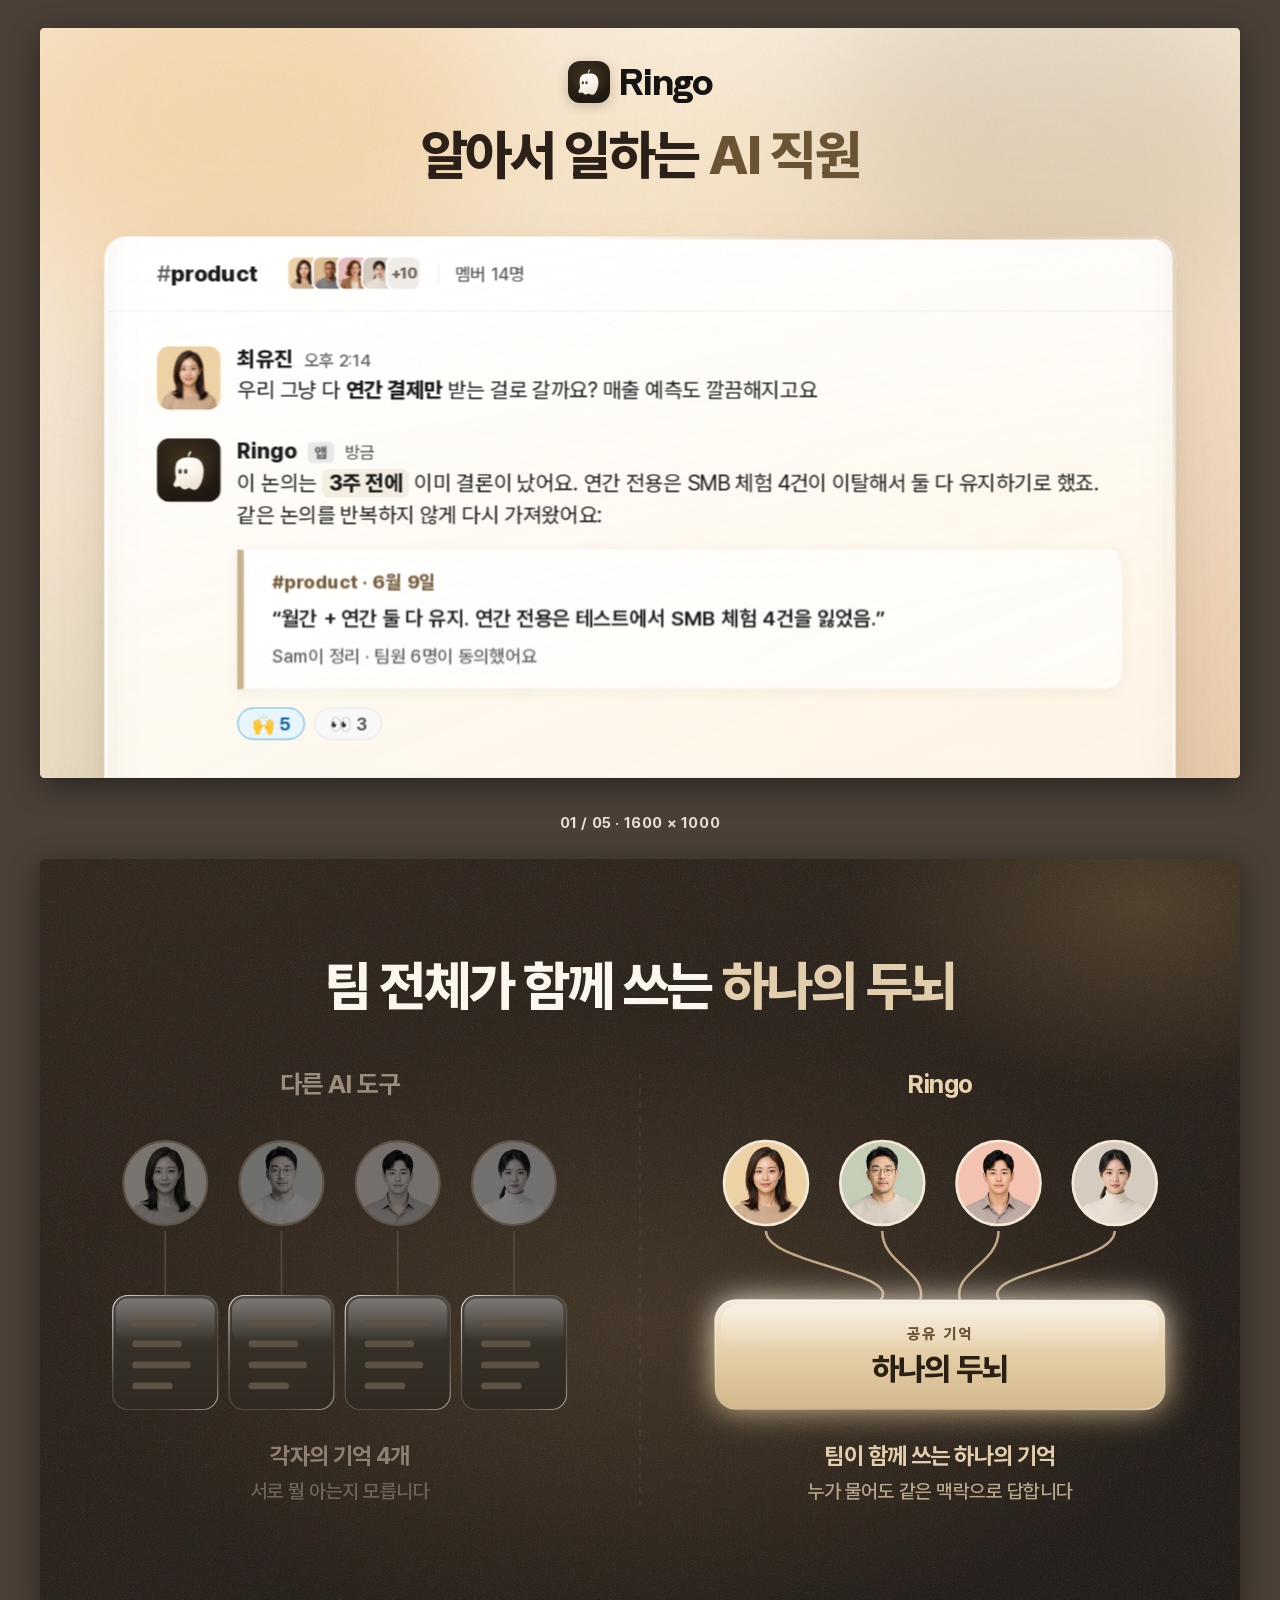
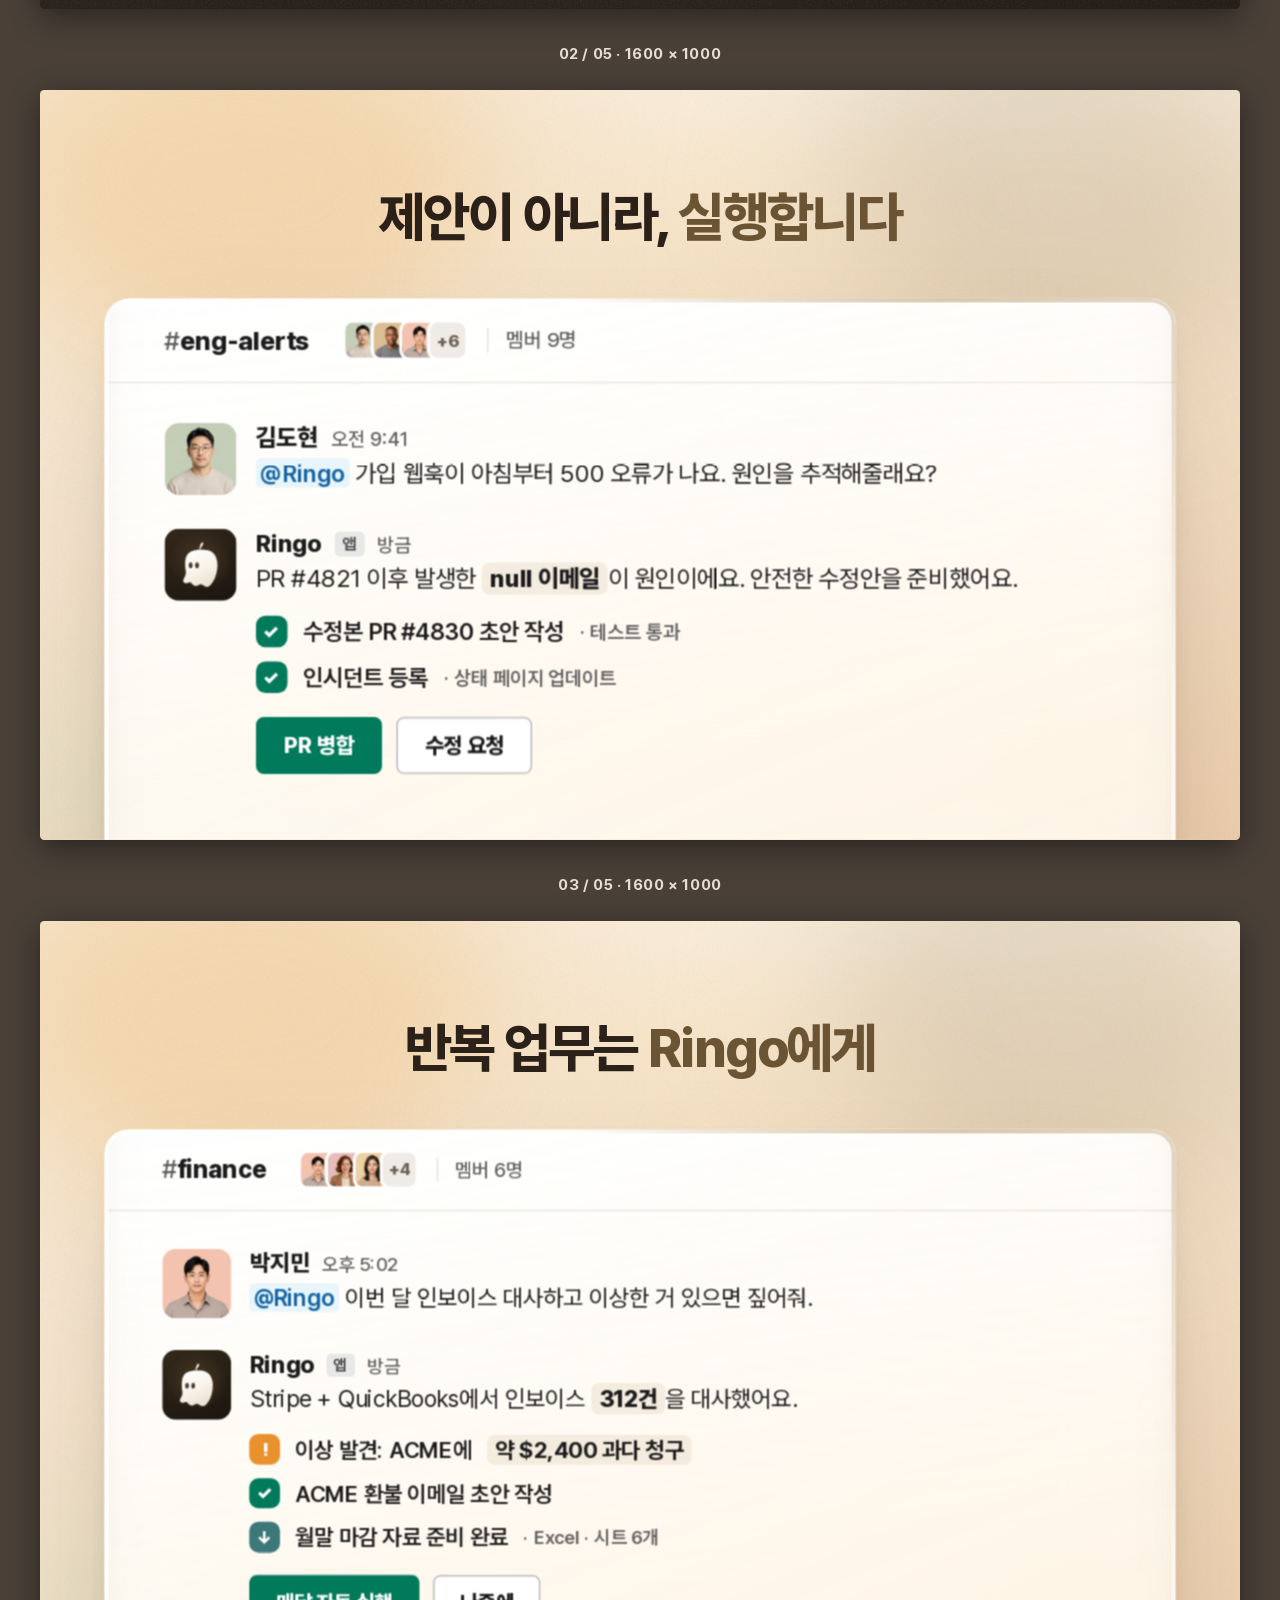
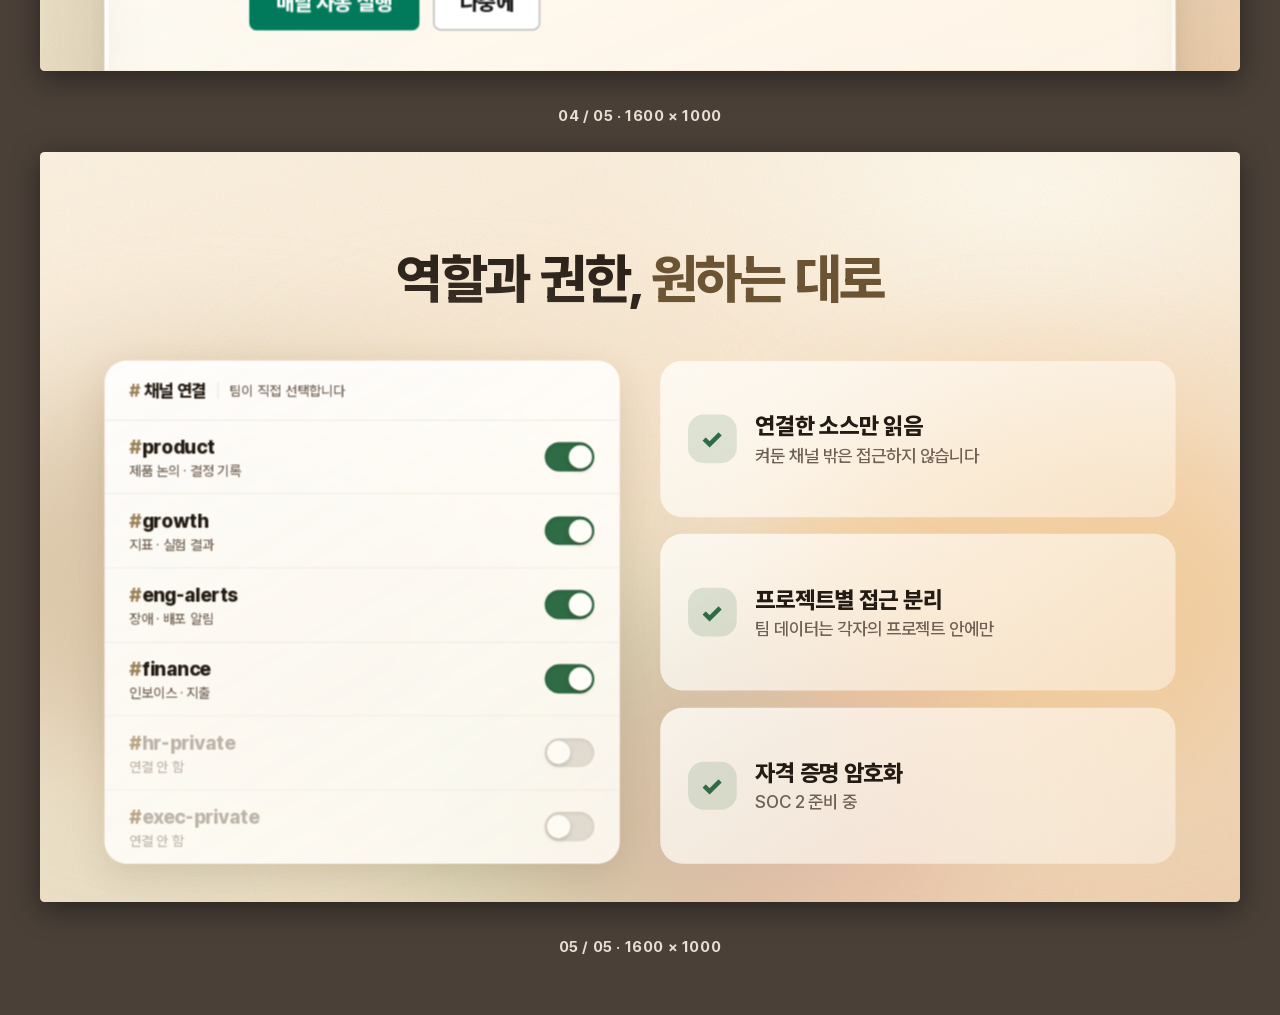
<file: index.html>
<!doctype html>
<html lang="ko"><head><meta charset="utf-8">
<title>Ringo 마켓플레이스 이미지 · 1차 구조 복원</title>
<link rel="stylesheet" href="base.css">
<style>
  /* Ringo 아바타: 검정 타일 + 크림 유령 (제품 실제 아바타) */
  /* 배경/크기는 base.css에서 관리. 정령이 타일을 꽉 채우면 답답해 보여서 62%로 여백 확보 */
  .av.ringo svg { width: 62%; height: 62%; display: block; }
  .lockup .markimg svg { width: 60%; height: 60%; display: block; }

  /* 02 지식 그래프 다크 패널 */
  .gwrap {
    margin: 12px 22px 0; border-radius: 14px; padding: 10px 14px 6px;
    background:
      radial-gradient(72% 90% at 50% 46%, #40321f 0%, rgba(64,50,31,0) 68%),
      linear-gradient(152deg, #33281b 0%, #241c13 100%);
    border: 1px solid rgba(201,178,143,.20);
    box-shadow: inset 0 1px 0 rgba(233,214,181,.10);
  }
  .gwrap svg { display: block; width: 100%; height: auto; }

  /* ── 05 리퀴드 글라스 ────────────────────────────
     유리는 뒤에 색이 있어야 읽히므로 블롭을 먼저 깔고 그 위에 얹습니다. */
  .g5 { position: relative; display: grid; grid-template-columns: 1fr 1fr; gap: 44px; width: 100%; }
  /* 헤드라인 영역까지 색이 올라오면 글자가 지저분해져서
     콘텐츠 영역 안으로만 번지게 제한합니다. */
  .blobs { position: absolute; inset: -30px -120px -80px; z-index: 0; pointer-events: none; overflow: visible; }
  .blobs i { position: absolute; display: block; border-radius: 50%; filter: blur(66px); }
  .blobs .b1 { width: 600px; height: 440px; left: -4%;  top: 40px;   background: rgba(201,178,143,.58); }
  .blobs .b2 { width: 520px; height: 400px; left: 28%;  top: 250px;  background: rgba(178,199,158,.44); }
  .blobs .b3 { width: 560px; height: 430px; right: 0%;  top: 60px;   background: rgba(240,193,132,.54); }
  .blobs .b4 { width: 480px; height: 380px; right: 24%; bottom: -40px; background: rgba(214,162,148,.40); }
  .blobs .b5 { width: 440px; height: 280px; left: 22%;  top: 20px;   background: rgba(226,206,172,.46); }

  .gcol { position: relative; z-index: 1; display: flex; flex-direction: column; gap: 18px; }

  /* 유리 표면 공통 */
  /* 유리 표면. 강하게 줬더니 과해서 원래 농도로 되돌림 */
  .gpanel, .gcard {
    background: linear-gradient(142deg, rgba(255,253,248,.82) 0%, rgba(255,251,242,.46) 100%);
  }
  /* 왼쪽 채널 리스트만 흰색 쪽으로 회복 (내용이 많아 바탕이 받쳐줘야 읽힘) */
  .gpanel {
    background: linear-gradient(150deg, rgba(255,255,255,.94) 0%, rgba(255,253,248,.86) 100%);
    backdrop-filter: blur(22px) saturate(150%);
    -webkit-backdrop-filter: blur(22px) saturate(150%);
    border: 1px solid rgba(255,255,255,.70);
    box-shadow:
      0 12px 38px rgba(94,68,34,.15),
      inset 0 1px 0 rgba(255,255,255,.88);
  }

  /* 왼쪽: Slack 설정 패널 형태 유지 */
  .gpanel { position: relative; z-index: 1; border-radius: 24px; overflow: hidden; display: flex; flex-direction: column; }
  .gphead {
    display: flex; align-items: center; gap: 12px;
    padding: 20px 26px;
    border-bottom: 1px solid rgba(120,100,74,.16);
  }
  .gphead .ch { font-size: 19px; font-weight: 800; color: #241c14; letter-spacing: -.015em; }
  .gphead .ch .hash { color: #9c8258; }
  .gphead .meta {
    font-size: 15px; color: #6f6053; font-weight: 500;
    padding-left: 12px; border-left: 1px solid rgba(120,100,74,.22);
  }
  .gplist { flex: 1; display: flex; flex-direction: column; }
  .gprow {
    flex: 1;
    display: flex; align-items: center; justify-content: space-between; gap: 20px;
    padding: 16px 26px;
  }
  .gprow + .gprow { border-top: 1px solid rgba(120,100,74,.13); }
  .gprow b { display: block; font-size: 21px; font-weight: 800; color: #241c14; letter-spacing: -.02em; }
  .gprow b .hash { color: #9c8258; margin-right: 1px; }
  .gprow i {
    display: block; font-style: normal; font-size: 15px; font-weight: 500;
    color: #6f6053; margin-top: 4px; letter-spacing: -.015em;
  }
  .gprow.off b, .gprow.off i { color: #a2968a; }
  .gprow.off { opacity: .7; }

  .tog {
    width: 54px; height: 31px; border-radius: 999px; flex: none; position: relative;
    background: rgba(120,105,88,.28);
    box-shadow: inset 0 1px 3px rgba(60,44,26,.22);
  }
  .tog span {
    position: absolute; top: 3px; left: 3px; width: 25px; height: 25px;
    border-radius: 50%; background: #fffdf8;
    box-shadow: 0 2px 5px rgba(50,36,20,.3);
  }
  .tog.on { background: #2f6b45; box-shadow: inset 0 1px 3px rgba(20,60,35,.35); }
  .tog.on span { left: 26px; }

  /* 오른쪽 보안 카드 */
  .gcard {
    flex: 1;
    display: flex; align-items: center; gap: 20px;
    border-radius: 24px; padding: 26px 30px;
  }
  .sdot {
    flex: none; width: 52px; height: 52px; border-radius: 17px;
    background: rgba(47,107,69,.15); color: #2f6b45;
    display: grid; place-items: center; font-size: 28px; font-weight: 900;
  }
  .gcard b { display: block; font-size: 25px; font-weight: 800; color: #241c14; letter-spacing: -.022em; }
  .gcard i {
    display: block; font-style: normal; font-size: 19px; font-weight: 500;
    color: #6f6053; margin-top: 6px; letter-spacing: -.015em;
  }
</style>
</head><body>

<div class="slide">
  <div class="wash w1" aria-hidden="true"><i></i><i></i><i></i></div>
  <div class="brand"><span class="markimg"><svg viewBox="279 140 694 866" preserveAspectRatio="xMidYMid meet" aria-hidden="true">
  <defs>
    <linearGradient id="sBody" x1="28%" y1="4%" x2="72%" y2="100%">
      <stop offset="0%" stop-color="#fefdfb"/><stop offset="52%" stop-color="#f9f3ea"/><stop offset="100%" stop-color="#ebe0d0"/>
    </linearGradient>
    <linearGradient id="sEye" x1="0" y1="0" x2="0" y2="1">
      <stop offset="0%" stop-color="#58493f"/><stop offset="100%" stop-color="#3a2e27"/>
    </linearGradient>
    <radialGradient id="sGloss" cx="34%" cy="20%" r="42%">
      <stop offset="0%" stop-color="#ffffff" stop-opacity=".55"/><stop offset="100%" stop-color="#ffffff" stop-opacity="0"/>
    </radialGradient>
    <clipPath id="sClip"><path d="M627 283 C487 283 387 324 349 424 C320 501 330 628 342 701 C351 756 326 807 303 842 C279 880 295 916 324 925 C353 934 380 925 404 915 C425 906 438 918 454 937 C486 974 525 993 562 980 C594 969 611 946 638 951 C670 957 689 983 718 992 C758 1005 792 994 820 965 C891 891 929 791 948 666 C969 526 938 407 866 341 C808 288 720 281 627 283 Z"/></clipPath>
  </defs>
  <!-- 꼭지 (spirit-character-stem) -->
  <path d="M 610 293 C 602 237 618 185 648 150 C 657 139 672 139 678 150 C 684 164 675 188 657 210 C 642 230 626 260 622 286 Z" fill="url(#sBody)"/>
  <path d="M627 283 C487 283 387 324 349 424 C320 501 330 628 342 701 C351 756 326 807 303 842 C279 880 295 916 324 925 C353 934 380 925 404 915 C425 906 438 918 454 937 C486 974 525 993 562 980 C594 969 611 946 638 951 C670 957 689 983 718 992 C758 1005 792 994 820 965 C891 891 929 791 948 666 C969 526 938 407 866 341 C808 288 720 281 627 283 Z" fill="url(#sBody)"/>
  <ellipse cx="520" cy="430" rx="250" ry="200" fill="url(#sGloss)" clip-path="url(#sClip)"/>
  <ellipse cx="436" cy="585" rx="37" ry="57" fill="url(#sEye)"/>
  <ellipse cx="559" cy="585" rx="37" ry="57" fill="url(#sEye)"/>
</svg></span><span class="wordmark">Ringo</span></div>
  <div class="copy">
    <h1>알아서 일하는 <em>AI 직원</em></h1>
  </div>
  <div class="fit">
    <div class="win">
           <div class="win-head">
             <span class="ch"><span class="hash">#</span>product</span>
             
        <div class="facepile">
          <img src="avatars/yujin.png" alt=""><img src="avatars/sam.png" alt=""><img src="avatars/elena.png" alt=""><img src="avatars/seoyeon.png" alt="">
          <span class="fmore">+10</span>
        </div>
             <span class="meta">멤버 14명</span>
           </div>
           <div class="win-body">
      
      <div class="msg">
        <div class="av person"><img src="avatars/yujin.png" alt=""></div>
        <div class="mbody">
          <div class="mhead">
            <span class="mname">최유진</span>
            
            <span class="mtime">오후 2:14</span>
          </div>
          <div class="mtext">우리 그냥 다 <strong>연간 결제만</strong> 받는 걸로 갈까요? 매출 예측도 깔끔해지고요</div>
        </div>
      </div>
      
      <div class="msg">
        <div class="av ringo"><svg viewBox="279 140 694 866" preserveAspectRatio="xMidYMid meet" aria-hidden="true">
  <defs>
    <linearGradient id="sBody" x1="28%" y1="4%" x2="72%" y2="100%">
      <stop offset="0%" stop-color="#fefdfb"/><stop offset="52%" stop-color="#f9f3ea"/><stop offset="100%" stop-color="#ebe0d0"/>
    </linearGradient>
    <linearGradient id="sEye" x1="0" y1="0" x2="0" y2="1">
      <stop offset="0%" stop-color="#58493f"/><stop offset="100%" stop-color="#3a2e27"/>
    </linearGradient>
    <radialGradient id="sGloss" cx="34%" cy="20%" r="42%">
      <stop offset="0%" stop-color="#ffffff" stop-opacity=".55"/><stop offset="100%" stop-color="#ffffff" stop-opacity="0"/>
    </radialGradient>
    <clipPath id="sClip"><path d="M627 283 C487 283 387 324 349 424 C320 501 330 628 342 701 C351 756 326 807 303 842 C279 880 295 916 324 925 C353 934 380 925 404 915 C425 906 438 918 454 937 C486 974 525 993 562 980 C594 969 611 946 638 951 C670 957 689 983 718 992 C758 1005 792 994 820 965 C891 891 929 791 948 666 C969 526 938 407 866 341 C808 288 720 281 627 283 Z"/></clipPath>
  </defs>
  <!-- 꼭지 (spirit-character-stem) -->
  <path d="M 610 293 C 602 237 618 185 648 150 C 657 139 672 139 678 150 C 684 164 675 188 657 210 C 642 230 626 260 622 286 Z" fill="url(#sBody)"/>
  <path d="M627 283 C487 283 387 324 349 424 C320 501 330 628 342 701 C351 756 326 807 303 842 C279 880 295 916 324 925 C353 934 380 925 404 915 C425 906 438 918 454 937 C486 974 525 993 562 980 C594 969 611 946 638 951 C670 957 689 983 718 992 C758 1005 792 994 820 965 C891 891 929 791 948 666 C969 526 938 407 866 341 C808 288 720 281 627 283 Z" fill="url(#sBody)"/>
  <ellipse cx="520" cy="430" rx="250" ry="200" fill="url(#sGloss)" clip-path="url(#sClip)"/>
  <ellipse cx="436" cy="585" rx="37" ry="57" fill="url(#sEye)"/>
  <ellipse cx="559" cy="585" rx="37" ry="57" fill="url(#sEye)"/>
</svg></div>
        <div class="mbody">
          <div class="mhead">
            <span class="mname">Ringo</span>
            <span class="badge">앱</span>
            <span class="mtime">방금</span>
          </div>
          <div class="mtext">이 논의는 <strong class="hl">3주 전에</strong> 이미 결론이 났어요. 연간 전용은 SMB 체험 4건이 이탈해서 둘 다 유지하기로 했죠.<br>같은 논의를 반복하지 않게 다시 가져왔어요:</div>
         <div class="att">
           <div class="aline">#product · 6월 9일</div>
           <div class="aquote">“월간 + 연간 둘 다 유지. 연간 전용은 테스트에서 SMB 체험 4건을 잃었음.”</div>
           <div class="afoot">Sam이 정리 · 팀원 6명이 동의했어요</div>
         </div>
         <div class="rx"><span class="on">🙌 5</span><span>👀 3</span></div>
        </div>
      </div></div>
           <div class="winpad"></div>
         </div>
  </div>
</div>

<div class="slide inverted">
  
  <div class="brand"></div>
  <div class="copy">
    <h1>팀 전체가 함께 쓰는 <em>하나의 두뇌</em></h1>
  </div>
  <div class="fit">
    <div class="gfull">
      <svg viewBox="0 0 1600 662" width="1600" height="662">
        <defs>
          <linearGradient id="goldb" x1="0" y1="0" x2="0" y2="1">
            <stop offset="0%" stop-color="#f7eddb"/>
            <stop offset="46%" stop-color="#e6d0a9"/>
            <stop offset="100%" stop-color="#d3b78c"/>
          </linearGradient>
          <!-- 유리 표면: 위쪽이 밝고 아래로 투명해지는 반투명 판 -->
          <linearGradient id="glassBox" x1="0" y1="0" x2="0" y2="1">
            <stop offset="0%"   stop-color="#ffffff" stop-opacity=".16"/>
            <stop offset="44%"  stop-color="#ffffff" stop-opacity=".05"/>
            <stop offset="100%" stop-color="#ffffff" stop-opacity=".02"/>
          </linearGradient>
          <!-- 테두리 광택: 좌상단이 밝고 우하단으로 사라짐 -->
          <linearGradient id="glassEdge" x1="0" y1="0" x2="1" y2="1">
            <stop offset="0%"   stop-color="#ffffff" stop-opacity=".85"/>
            <stop offset="38%"  stop-color="#ffffff" stop-opacity=".18"/>
            <stop offset="72%"  stop-color="#c9b28f" stop-opacity=".22"/>
            <stop offset="100%" stop-color="#ffffff" stop-opacity=".55"/>
          </linearGradient>
          <!-- 상단 스펙큘러 -->
          <linearGradient id="spec" x1="0" y1="0" x2="0" y2="1">
            <stop offset="0%"   stop-color="#ffffff" stop-opacity=".55"/>
            <stop offset="100%" stop-color="#ffffff" stop-opacity="0"/>
          </linearGradient>
          <filter id="softglow" x="-60%" y="-60%" width="220%" height="220%">
            <feGaussianBlur stdDeviation="22" result="b"/>
            <feMerge><feMergeNode in="b"/><feMergeNode in="SourceGraphic"/></feMerge>
          </filter>
        </defs>

        <line x1="800" y1="44" x2="800" y2="620" stroke="#6b5c48"
              stroke-width="1.6" stroke-dasharray="8 11" opacity=".45"/>

        <!-- 왼쪽: 다른 AI 도구 -->
        <text x="400" y="70" text-anchor="middle"
              style="font:700 34px Pretendard,sans-serif;fill:#9b8d7c;letter-spacing:-.02em">다른 AI 도구</text>
        
        <clipPath id="cl0"><circle cx="167" cy="190" r="56"/></clipPath>
        <image href="avatars/yujin.png" x="111" y="134"
               width="112" height="112" clip-path="url(#cl0)"
               style="filter:grayscale(.8) brightness(.55)"/>
        <circle cx="167" cy="190" r="56" fill="none" stroke="#5d5244" stroke-width="3"/>
        <line x1="167" y1="254" x2="167" y2="340" stroke="#5d5244" stroke-width="2.4" opacity=".75"/>
        <rect x="97" y="340" width="140" height="152" rx="20" fill="#2b251d"/>
        <rect x="97" y="340" width="140" height="152" rx="20" fill="url(#glassBox)"/>
        <rect x="101" y="344" width="132" height="58" rx="16" fill="url(#spec)" opacity=".5"/>
        <rect x="97" y="340" width="140" height="152" rx="20"
              fill="none" stroke="url(#glassEdge)" stroke-width="1.6"/>
        <rect x="123" y="372" width="88" height="9" rx="4.5" fill="#5d5244"/><rect x="123" y="400" width="66" height="9" rx="4.5" fill="#5d5244"/><rect x="123" y="428" width="78" height="9" rx="4.5" fill="#5d5244"/><rect x="123" y="456" width="54" height="9" rx="4.5" fill="#5d5244"/>
        
        <clipPath id="cl1"><circle cx="322" cy="190" r="56"/></clipPath>
        <image href="avatars/dohyun.png" x="266" y="134"
               width="112" height="112" clip-path="url(#cl1)"
               style="filter:grayscale(.8) brightness(.55)"/>
        <circle cx="322" cy="190" r="56" fill="none" stroke="#5d5244" stroke-width="3"/>
        <line x1="322" y1="254" x2="322" y2="340" stroke="#5d5244" stroke-width="2.4" opacity=".75"/>
        <rect x="252" y="340" width="140" height="152" rx="20" fill="#2b251d"/>
        <rect x="252" y="340" width="140" height="152" rx="20" fill="url(#glassBox)"/>
        <rect x="256" y="344" width="132" height="58" rx="16" fill="url(#spec)" opacity=".5"/>
        <rect x="252" y="340" width="140" height="152" rx="20"
              fill="none" stroke="url(#glassEdge)" stroke-width="1.6"/>
        <rect x="278" y="372" width="88" height="9" rx="4.5" fill="#5d5244"/><rect x="278" y="400" width="66" height="9" rx="4.5" fill="#5d5244"/><rect x="278" y="428" width="78" height="9" rx="4.5" fill="#5d5244"/><rect x="278" y="456" width="54" height="9" rx="4.5" fill="#5d5244"/>
        
        <clipPath id="cl2"><circle cx="477" cy="190" r="56"/></clipPath>
        <image href="avatars/jimin.png" x="421" y="134"
               width="112" height="112" clip-path="url(#cl2)"
               style="filter:grayscale(.8) brightness(.55)"/>
        <circle cx="477" cy="190" r="56" fill="none" stroke="#5d5244" stroke-width="3"/>
        <line x1="477" y1="254" x2="477" y2="340" stroke="#5d5244" stroke-width="2.4" opacity=".75"/>
        <rect x="407" y="340" width="140" height="152" rx="20" fill="#2b251d"/>
        <rect x="407" y="340" width="140" height="152" rx="20" fill="url(#glassBox)"/>
        <rect x="411" y="344" width="132" height="58" rx="16" fill="url(#spec)" opacity=".5"/>
        <rect x="407" y="340" width="140" height="152" rx="20"
              fill="none" stroke="url(#glassEdge)" stroke-width="1.6"/>
        <rect x="433" y="372" width="88" height="9" rx="4.5" fill="#5d5244"/><rect x="433" y="400" width="66" height="9" rx="4.5" fill="#5d5244"/><rect x="433" y="428" width="78" height="9" rx="4.5" fill="#5d5244"/><rect x="433" y="456" width="54" height="9" rx="4.5" fill="#5d5244"/>
        
        <clipPath id="cl3"><circle cx="632" cy="190" r="56"/></clipPath>
        <image href="avatars/seoyeon.png" x="576" y="134"
               width="112" height="112" clip-path="url(#cl3)"
               style="filter:grayscale(.8) brightness(.55)"/>
        <circle cx="632" cy="190" r="56" fill="none" stroke="#5d5244" stroke-width="3"/>
        <line x1="632" y1="254" x2="632" y2="340" stroke="#5d5244" stroke-width="2.4" opacity=".75"/>
        <rect x="562" y="340" width="140" height="152" rx="20" fill="#2b251d"/>
        <rect x="562" y="340" width="140" height="152" rx="20" fill="url(#glassBox)"/>
        <rect x="566" y="344" width="132" height="58" rx="16" fill="url(#spec)" opacity=".5"/>
        <rect x="562" y="340" width="140" height="152" rx="20"
              fill="none" stroke="url(#glassEdge)" stroke-width="1.6"/>
        <rect x="588" y="372" width="88" height="9" rx="4.5" fill="#5d5244"/><rect x="588" y="400" width="66" height="9" rx="4.5" fill="#5d5244"/><rect x="588" y="428" width="78" height="9" rx="4.5" fill="#5d5244"/><rect x="588" y="456" width="54" height="9" rx="4.5" fill="#5d5244"/>
        
        <text x="400" y="564" text-anchor="middle"
              style="font:700 31px Pretendard,sans-serif;fill:#8d8071;letter-spacing:-.025em">각자의 기억 4개</text>
        <text x="400" y="610" text-anchor="middle"
              style="font:500 26px Pretendard,sans-serif;fill:#6f6558;letter-spacing:-.025em">서로 뭘 아는지 모릅니다</text>

        <!-- 오른쪽: Ringo -->
        <text x="1200" y="70" text-anchor="middle"
              style="font:700 34px Pretendard,sans-serif;fill:#e8d3ad;letter-spacing:-.02em">Ringo</text>
        
        <path d="M968 254 C 968 298, 1148.96 308, 1121.12 346"
              stroke="#c9b28f" stroke-width="3.4" fill="none" opacity=".92"/>
        <clipPath id="cr0"><circle cx="968" cy="190" r="56"/></clipPath>
        <image href="avatars/yujin.png" x="912" y="134"
               width="112" height="112" clip-path="url(#cr0)"/>
        <circle cx="968" cy="190" r="56" fill="none" stroke="#f3e9d6" stroke-width="3.5"/>
        
        <path d="M1123 254 C 1123 298, 1183.06 308, 1173.82 346"
              stroke="#c9b28f" stroke-width="3.4" fill="none" opacity=".92"/>
        <clipPath id="cr1"><circle cx="1123" cy="190" r="56"/></clipPath>
        <image href="avatars/dohyun.png" x="1067" y="134"
               width="112" height="112" clip-path="url(#cr1)"/>
        <circle cx="1123" cy="190" r="56" fill="none" stroke="#f3e9d6" stroke-width="3.5"/>
        
        <path d="M1278 254 C 1278 298, 1217.16 308, 1226.52 346"
              stroke="#c9b28f" stroke-width="3.4" fill="none" opacity=".92"/>
        <clipPath id="cr2"><circle cx="1278" cy="190" r="56"/></clipPath>
        <image href="avatars/jimin.png" x="1222" y="134"
               width="112" height="112" clip-path="url(#cr2)"/>
        <circle cx="1278" cy="190" r="56" fill="none" stroke="#f3e9d6" stroke-width="3.5"/>
        
        <path d="M1433 254 C 1433 298, 1251.26 308, 1279.22 346"
              stroke="#c9b28f" stroke-width="3.4" fill="none" opacity=".92"/>
        <clipPath id="cr3"><circle cx="1433" cy="190" r="56"/></clipPath>
        <image href="avatars/seoyeon.png" x="1377" y="134"
               width="112" height="112" clip-path="url(#cr3)"/>
        <circle cx="1433" cy="190" r="56" fill="none" stroke="#f3e9d6" stroke-width="3.5"/>
        
        <g filter="url(#softglow)">
          <rect x="900" y="346" width="600" height="146" rx="28" fill="url(#goldb)"/>
        </g>
        <rect x="908" y="352" width="584" height="62" rx="24" fill="url(#spec)" opacity=".62"/>
        <rect x="900" y="346" width="600" height="146" rx="28"
              fill="none" stroke="url(#glassEdge)" stroke-width="1.8"/>
        <text x="1200" y="398" text-anchor="middle"
              style="font:800 20px Pretendard,sans-serif;fill:#6b5433;letter-spacing:.16em">공유 기억</text>
        <text x="1200" y="452" text-anchor="middle"
              style="font:800 42px Pretendard,sans-serif;fill:#2a2016;letter-spacing:-.03em">하나의 두뇌</text>
        <text x="1200" y="564" text-anchor="middle"
              style="font:700 31px Pretendard,sans-serif;fill:#e2ceac;letter-spacing:-.025em">팀이 함께 쓰는 하나의 기억</text>
        <text x="1200" y="610" text-anchor="middle"
              style="font:500 26px Pretendard,sans-serif;fill:#b8a68c;letter-spacing:-.025em">누가 물어도 같은 맥락으로 답합니다</text>
      </svg></div>
  </div>
</div>

<div class="slide">
  <div class="wash w3" aria-hidden="true"><i></i><i></i><i></i></div>
  <div class="brand"></div>
  <div class="copy">
    <h1>제안이 아니라, <em>실행합니다</em></h1>
  </div>
  <div class="fit">
    <div class="win">
           <div class="win-head">
             <span class="ch"><span class="hash">#</span>eng-alerts</span>
             
        <div class="facepile">
          <img src="avatars/dohyun.png" alt=""><img src="avatars/sam.png" alt=""><img src="avatars/jimin.png" alt="">
          <span class="fmore">+6</span>
        </div>
             <span class="meta">멤버 9명</span>
           </div>
           <div class="win-body">
      
      <div class="msg">
        <div class="av person"><img src="avatars/dohyun.png" alt=""></div>
        <div class="mbody">
          <div class="mhead">
            <span class="mname">김도현</span>
            
            <span class="mtime">오전 9:41</span>
          </div>
          <div class="mtext"><span class="mention">@Ringo</span> 가입 웹훅이 아침부터 500 오류가 나요. 원인을 추적해줄래요?</div>
        </div>
      </div>
      
      <div class="msg">
        <div class="av ringo"><svg viewBox="279 140 694 866" preserveAspectRatio="xMidYMid meet" aria-hidden="true">
  <defs>
    <linearGradient id="sBody" x1="28%" y1="4%" x2="72%" y2="100%">
      <stop offset="0%" stop-color="#fefdfb"/><stop offset="52%" stop-color="#f9f3ea"/><stop offset="100%" stop-color="#ebe0d0"/>
    </linearGradient>
    <linearGradient id="sEye" x1="0" y1="0" x2="0" y2="1">
      <stop offset="0%" stop-color="#58493f"/><stop offset="100%" stop-color="#3a2e27"/>
    </linearGradient>
    <radialGradient id="sGloss" cx="34%" cy="20%" r="42%">
      <stop offset="0%" stop-color="#ffffff" stop-opacity=".55"/><stop offset="100%" stop-color="#ffffff" stop-opacity="0"/>
    </radialGradient>
    <clipPath id="sClip"><path d="M627 283 C487 283 387 324 349 424 C320 501 330 628 342 701 C351 756 326 807 303 842 C279 880 295 916 324 925 C353 934 380 925 404 915 C425 906 438 918 454 937 C486 974 525 993 562 980 C594 969 611 946 638 951 C670 957 689 983 718 992 C758 1005 792 994 820 965 C891 891 929 791 948 666 C969 526 938 407 866 341 C808 288 720 281 627 283 Z"/></clipPath>
  </defs>
  <!-- 꼭지 (spirit-character-stem) -->
  <path d="M 610 293 C 602 237 618 185 648 150 C 657 139 672 139 678 150 C 684 164 675 188 657 210 C 642 230 626 260 622 286 Z" fill="url(#sBody)"/>
  <path d="M627 283 C487 283 387 324 349 424 C320 501 330 628 342 701 C351 756 326 807 303 842 C279 880 295 916 324 925 C353 934 380 925 404 915 C425 906 438 918 454 937 C486 974 525 993 562 980 C594 969 611 946 638 951 C670 957 689 983 718 992 C758 1005 792 994 820 965 C891 891 929 791 948 666 C969 526 938 407 866 341 C808 288 720 281 627 283 Z" fill="url(#sBody)"/>
  <ellipse cx="520" cy="430" rx="250" ry="200" fill="url(#sGloss)" clip-path="url(#sClip)"/>
  <ellipse cx="436" cy="585" rx="37" ry="57" fill="url(#sEye)"/>
  <ellipse cx="559" cy="585" rx="37" ry="57" fill="url(#sEye)"/>
</svg></div>
        <div class="mbody">
          <div class="mhead">
            <span class="mname">Ringo</span>
            <span class="badge">앱</span>
            <span class="mtime">방금</span>
          </div>
          <div class="mtext">PR #4821 이후 발생한 <strong class="hl err">null 이메일</strong>이 원인이에요. 안전한 수정안을 준비했어요.</div>
         <div class="steps">
           <div class="step"><span class="dot">✓</span>수정본 PR #4830 초안 작성 <span class="tag">· 테스트 통과</span></div>
           <div class="step"><span class="dot">✓</span>인시던트 등록 <span class="tag">· 상태 페이지 업데이트</span></div>
         </div>
         <div class="acts"><span class="btn primary">PR 병합</span><span class="btn">수정 요청</span></div>
        </div>
      </div></div>
           <div class="winpad"></div>
         </div>
  </div>
</div>

<div class="slide">
  <div class="wash w4" aria-hidden="true"><i></i><i></i><i></i></div>
  <div class="brand"></div>
  <div class="copy">
    <h1>반복 업무는 <em>Ringo에게</em></h1>
  </div>
  <div class="fit">
    <div class="win">
           <div class="win-head">
             <span class="ch"><span class="hash">#</span>finance</span>
             
        <div class="facepile">
          <img src="avatars/jimin.png" alt=""><img src="avatars/elena.png" alt=""><img src="avatars/yujin.png" alt="">
          <span class="fmore">+4</span>
        </div>
             <span class="meta">멤버 6명</span>
           </div>
           <div class="win-body">
      
      <div class="msg">
        <div class="av person"><img src="avatars/jimin.png" alt=""></div>
        <div class="mbody">
          <div class="mhead">
            <span class="mname">박지민</span>
            
            <span class="mtime">오후 5:02</span>
          </div>
          <div class="mtext"><span class="mention">@Ringo</span> 이번 달 인보이스 대사하고 이상한 거 있으면 짚어줘.</div>
        </div>
      </div>
      
      <div class="msg">
        <div class="av ringo"><svg viewBox="279 140 694 866" preserveAspectRatio="xMidYMid meet" aria-hidden="true">
  <defs>
    <linearGradient id="sBody" x1="28%" y1="4%" x2="72%" y2="100%">
      <stop offset="0%" stop-color="#fefdfb"/><stop offset="52%" stop-color="#f9f3ea"/><stop offset="100%" stop-color="#ebe0d0"/>
    </linearGradient>
    <linearGradient id="sEye" x1="0" y1="0" x2="0" y2="1">
      <stop offset="0%" stop-color="#58493f"/><stop offset="100%" stop-color="#3a2e27"/>
    </linearGradient>
    <radialGradient id="sGloss" cx="34%" cy="20%" r="42%">
      <stop offset="0%" stop-color="#ffffff" stop-opacity=".55"/><stop offset="100%" stop-color="#ffffff" stop-opacity="0"/>
    </radialGradient>
    <clipPath id="sClip"><path d="M627 283 C487 283 387 324 349 424 C320 501 330 628 342 701 C351 756 326 807 303 842 C279 880 295 916 324 925 C353 934 380 925 404 915 C425 906 438 918 454 937 C486 974 525 993 562 980 C594 969 611 946 638 951 C670 957 689 983 718 992 C758 1005 792 994 820 965 C891 891 929 791 948 666 C969 526 938 407 866 341 C808 288 720 281 627 283 Z"/></clipPath>
  </defs>
  <!-- 꼭지 (spirit-character-stem) -->
  <path d="M 610 293 C 602 237 618 185 648 150 C 657 139 672 139 678 150 C 684 164 675 188 657 210 C 642 230 626 260 622 286 Z" fill="url(#sBody)"/>
  <path d="M627 283 C487 283 387 324 349 424 C320 501 330 628 342 701 C351 756 326 807 303 842 C279 880 295 916 324 925 C353 934 380 925 404 915 C425 906 438 918 454 937 C486 974 525 993 562 980 C594 969 611 946 638 951 C670 957 689 983 718 992 C758 1005 792 994 820 965 C891 891 929 791 948 666 C969 526 938 407 866 341 C808 288 720 281 627 283 Z" fill="url(#sBody)"/>
  <ellipse cx="520" cy="430" rx="250" ry="200" fill="url(#sGloss)" clip-path="url(#sClip)"/>
  <ellipse cx="436" cy="585" rx="37" ry="57" fill="url(#sEye)"/>
  <ellipse cx="559" cy="585" rx="37" ry="57" fill="url(#sEye)"/>
</svg></div>
        <div class="mbody">
          <div class="mhead">
            <span class="mname">Ringo</span>
            <span class="badge">앱</span>
            <span class="mtime">방금</span>
          </div>
          <div class="mtext">Stripe + QuickBooks에서 인보이스 <strong class="hl">312건</strong>을 대사했어요.</div>
         <div class="steps">
           <div class="step"><span class="dot warn">!</span>이상 발견: ACME에 <strong class="hl warn">약 $2,400 과다 청구</strong></div>
           <div class="step"><span class="dot">✓</span>ACME 환불 이메일 초안 작성</div>
           <div class="step"><span class="dot file">↓</span>월말 마감 자료 준비 완료 <span class="tag">· Excel · 시트 6개</span></div>
         </div>
         <div class="acts"><span class="btn primary">매달 자동 실행</span><span class="btn">나중에</span></div>
        </div>
      </div></div>
           <div class="winpad"></div>
         </div>
  </div>
</div>

<div class="slide">
  
  <div class="brand"></div>
  <div class="copy">
    <h1>역할과 권한, <em>원하는 대로</em></h1>
  </div>
  <div class="fit">
    
  <div class="g5">
    <div class="blobs" aria-hidden="true">
      <i class="b1"></i><i class="b2"></i><i class="b3"></i><i class="b4"></i><i class="b5"></i>
    </div>

    <div class="gpanel">
      <div class="gphead">
        <span class="ch"><span class="hash">#</span> 채널 연결</span>
        <span class="meta">팀이 직접 선택합니다</span>
      </div>
      <div class="gplist">
        
        <div class="gprow">
          <div class="gptext">
            <b><span class="hash">#</span>product</b>
            <i>제품 논의 · 결정 기록</i>
          </div>
          <div class="tog on"><span></span></div>
        </div>
        <div class="gprow">
          <div class="gptext">
            <b><span class="hash">#</span>growth</b>
            <i>지표 · 실험 결과</i>
          </div>
          <div class="tog on"><span></span></div>
        </div>
        <div class="gprow">
          <div class="gptext">
            <b><span class="hash">#</span>eng-alerts</b>
            <i>장애 · 배포 알림</i>
          </div>
          <div class="tog on"><span></span></div>
        </div>
        <div class="gprow">
          <div class="gptext">
            <b><span class="hash">#</span>finance</b>
            <i>인보이스 · 지출</i>
          </div>
          <div class="tog on"><span></span></div>
        </div>
        <div class="gprow off">
          <div class="gptext">
            <b><span class="hash">#</span>hr-private</b>
            <i>연결 안 함</i>
          </div>
          <div class="tog"><span></span></div>
        </div>
        <div class="gprow off">
          <div class="gptext">
            <b><span class="hash">#</span>exec-private</b>
            <i>연결 안 함</i>
          </div>
          <div class="tog"><span></span></div>
        </div>
      </div>
    </div>

    <div class="gcol gright">
      
      <div class="gcard">
        <span class="sdot">✓</span>
        <div><b>연결한 소스만 읽음</b><i>켜둔 채널 밖은 접근하지 않습니다</i></div>
      </div>
      <div class="gcard">
        <span class="sdot">✓</span>
        <div><b>프로젝트별 접근 분리</b><i>팀 데이터는 각자의 프로젝트 안에만</i></div>
      </div>
      <div class="gcard">
        <span class="sdot">✓</span>
        <div><b>자격 증명 암호화</b><i>SOC 2 준비 중</i></div>
      </div>
    </div>
  </div>
  </div>
</div>
<script>
  /* 입력창을 없앤 대신 창을 하단으로 흘려보내고 내부 요소를 키웁니다.
     창 맨 아래 .winpad(=PAD px) 만큼만 캔버스 밖으로 나가게 역산하므로
     메시지·버튼·리액션은 절대 잘리지 않습니다. */
  const SLIDE_H = 1000, BASE_W = 1428, PAD = 92, MIN = 0.72, MAX = 2.1;
  async function fit() {
    await document.fonts.ready;
    document.querySelectorAll('.slide').forEach(slide => {
      const box = slide.querySelector('.fit');
      const el = box.firstElementChild;
      if (el.classList.contains('gfull')) { el.dataset.zoom = '1'; return; }

      const top = box.getBoundingClientRect().top - slide.getBoundingClientRect().top;
      const bleeds = !!el.querySelector('.winpad');
      const avail = SLIDE_H - top - (bleeds ? 0 : 46);

      let z = 1.2;
      for (let i = 0; i < 9; i++) {
        el.style.zoom = '';
        el.style.width = (BASE_W / z) + 'px';
        const h = el.getBoundingClientRect().height;
        // bleeds: (h - PAD) * z = avail  → PAD 만큼이 화면 밖으로
        const denom = bleeds ? Math.max(1, h - PAD) : h;
        const cap = bleeds ? MAX : 1.45;
        const next = Math.min(cap, Math.max(MIN, avail / denom));
        if (Math.abs(next - z) < 0.003) { z = next; break; }
        z = next;
      }
      el.style.width = (BASE_W / z) + 'px';
      el.style.zoom = z;
      el.dataset.zoom = z.toFixed(3);
    });
    document.title = 'ready';
    preview();
  }

  /* ?preview=1 로 열면 5장을 한 화면에 축소해서 보여줍니다. */
  function preview() {
    /* 브라우저(http/https)로 열면 기본이 축소 보기.
       PNG 캡쳐는 file:// 로 열므로 항상 원본 1:1 유지 → 결과물에 영향 없음.
       원본 크기로 보려면 ?full=1 */
    const served = location.protocol !== 'file:';
    const wantFull = location.search.includes('full');
    const wantPreview = location.search.includes('preview');
    if (!(wantPreview || (served && !wantFull))) return;
    document.documentElement.classList.add('preview');
    const fitScale = () => {
      const s = Math.min(0.9, (window.innerWidth - 80) / 1600);
      document.documentElement.style.setProperty('--pv', s);
    };
    fitScale();
    window.addEventListener('resize', fitScale);
    document.querySelectorAll('.slide').forEach((sl, i) => {
      const t = document.createElement('div');
      t.className = 'pvlabel';
      t.textContent = String(i + 1).padStart(2, '0') + ' / 05   ·   1600 × 1000';
      sl.after(t);
    });
  }

  fit();
</script>
</body></html>
</file>
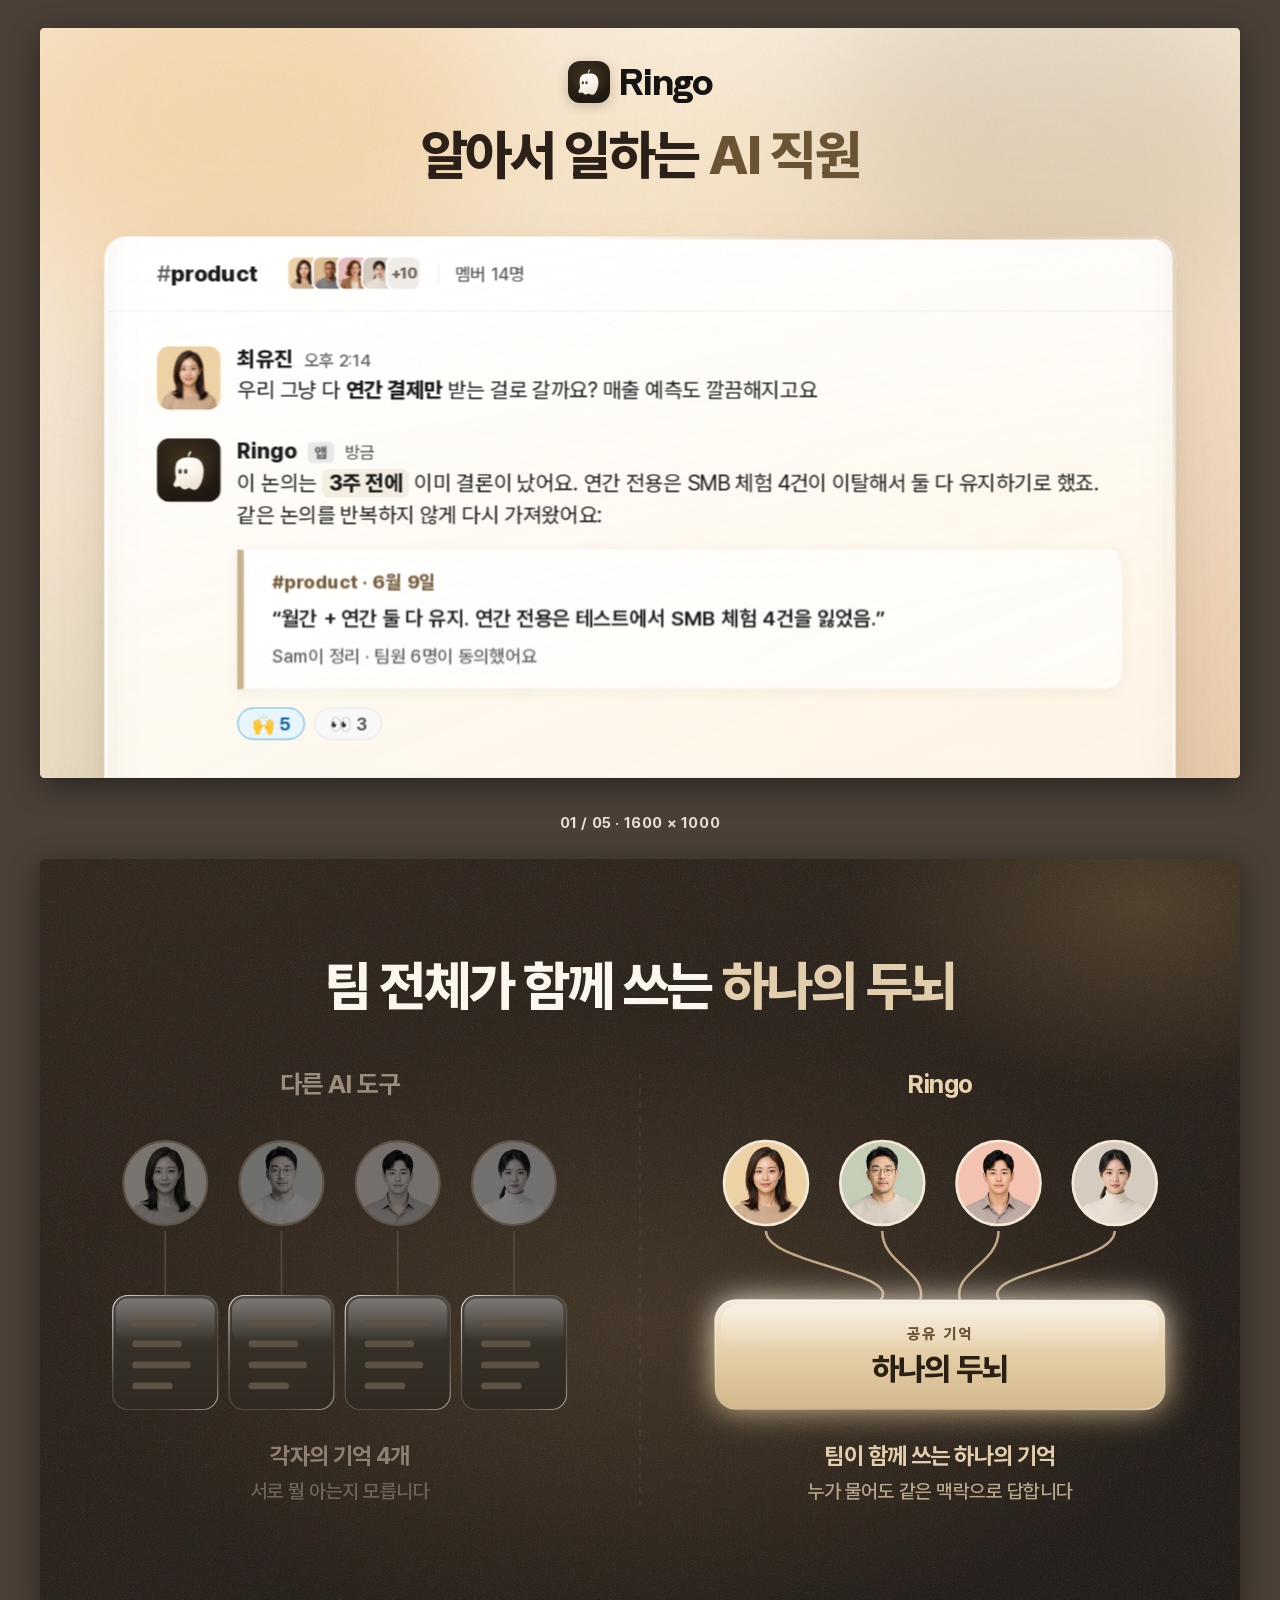
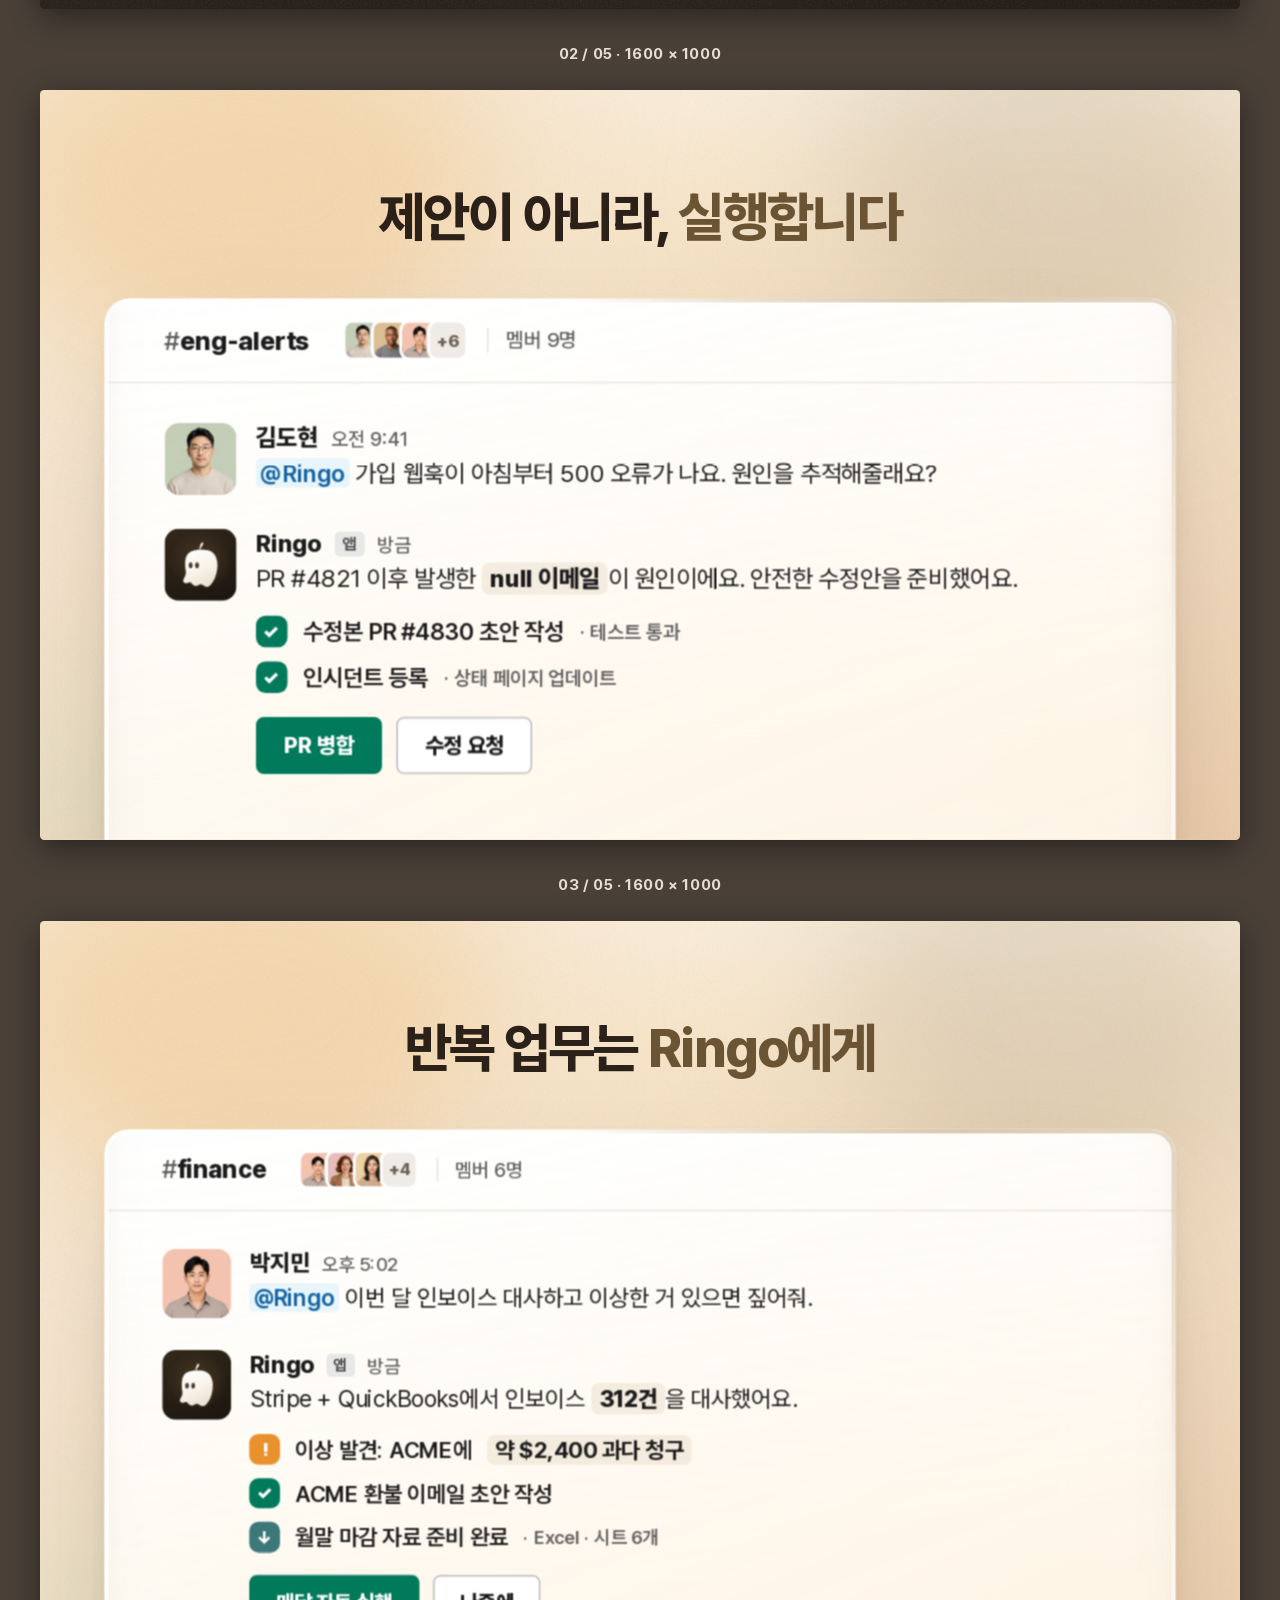
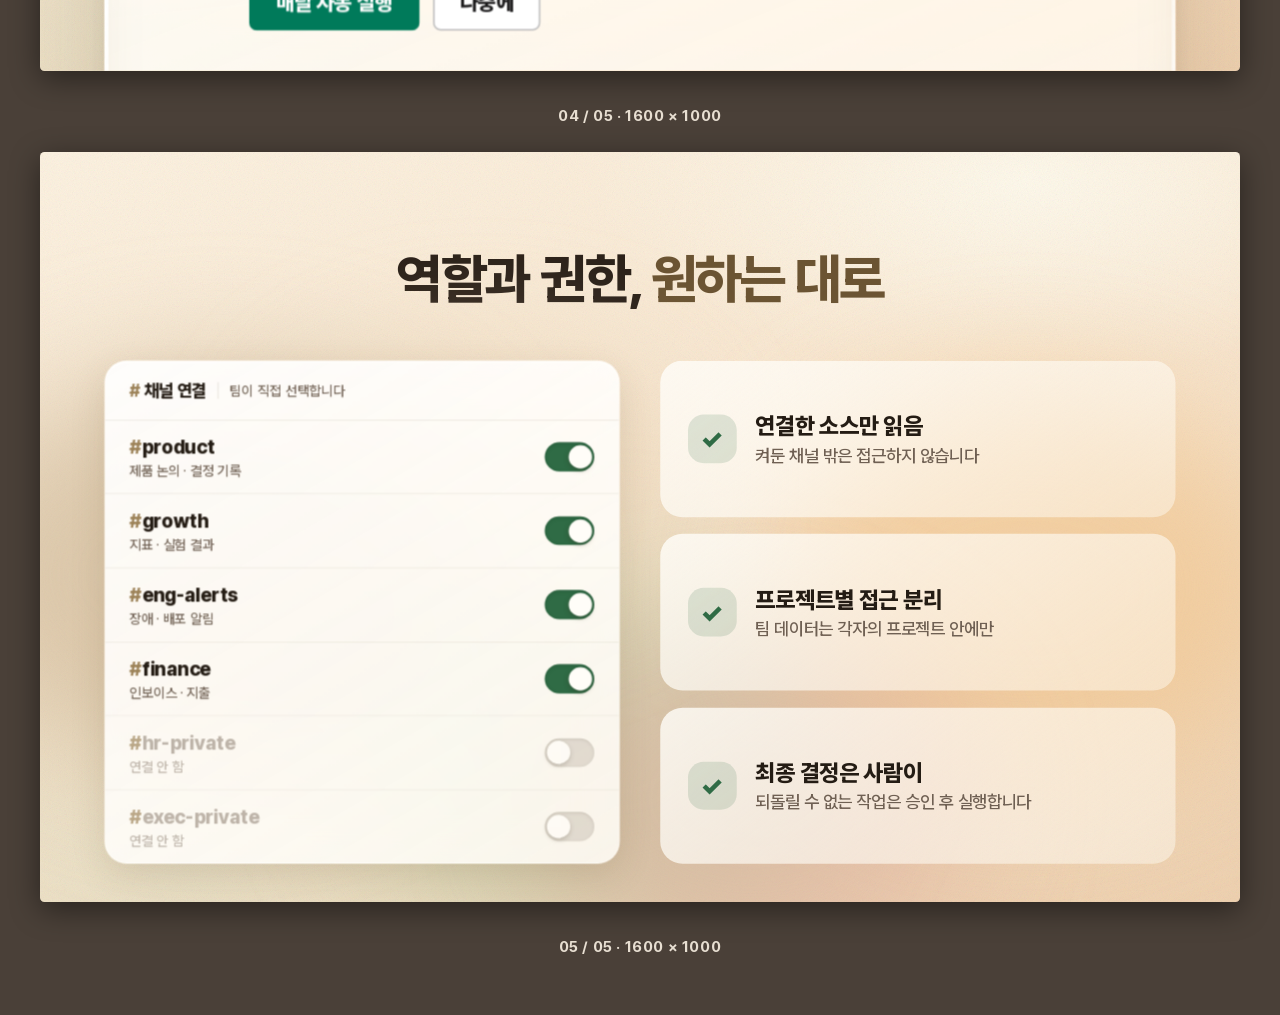
<file: v1.html>
<!doctype html>
<html lang="ko"><head><meta charset="utf-8">
<title>Ringo 마켓플레이스 이미지 · 1차 구조 복원</title>
<link rel="stylesheet" href="base.css">
<style>
  /* Ringo 아바타: 검정 타일 + 크림 유령 (제품 실제 아바타) */
  /* 배경/크기는 base.css에서 관리. 정령이 타일을 꽉 채우면 답답해 보여서 62%로 여백 확보 */
  .av.ringo svg { width: 62%; height: 62%; display: block; }
  .lockup .markimg svg { width: 60%; height: 60%; display: block; }

  /* 02 지식 그래프 다크 패널 */
  .gwrap {
    margin: 12px 22px 0; border-radius: 14px; padding: 10px 14px 6px;
    background:
      radial-gradient(72% 90% at 50% 46%, #40321f 0%, rgba(64,50,31,0) 68%),
      linear-gradient(152deg, #33281b 0%, #241c13 100%);
    border: 1px solid rgba(201,178,143,.20);
    box-shadow: inset 0 1px 0 rgba(233,214,181,.10);
  }
  .gwrap svg { display: block; width: 100%; height: auto; }

  /* ── 05 리퀴드 글라스 ────────────────────────────
     유리는 뒤에 색이 있어야 읽히므로 블롭을 먼저 깔고 그 위에 얹습니다. */
  .g5 { position: relative; display: grid; grid-template-columns: 1fr 1fr; gap: 44px; width: 100%; }
  /* 헤드라인 영역까지 색이 올라오면 글자가 지저분해져서
     콘텐츠 영역 안으로만 번지게 제한합니다. */
  .blobs { position: absolute; inset: -30px -120px -80px; z-index: 0; pointer-events: none; overflow: visible; }
  .blobs i { position: absolute; display: block; border-radius: 50%; filter: blur(66px); }
  .blobs .b1 { width: 600px; height: 440px; left: -4%;  top: 40px;   background: rgba(201,178,143,.58); }
  .blobs .b2 { width: 520px; height: 400px; left: 28%;  top: 250px;  background: rgba(178,199,158,.44); }
  .blobs .b3 { width: 560px; height: 430px; right: 0%;  top: 60px;   background: rgba(240,193,132,.54); }
  .blobs .b4 { width: 480px; height: 380px; right: 24%; bottom: -40px; background: rgba(214,162,148,.40); }
  .blobs .b5 { width: 440px; height: 280px; left: 22%;  top: 20px;   background: rgba(226,206,172,.46); }

  .gcol { position: relative; z-index: 1; display: flex; flex-direction: column; gap: 18px; }

  /* 유리 표면 공통 */
  /* 유리 표면. 강하게 줬더니 과해서 원래 농도로 되돌림 */
  .gpanel, .gcard {
    background: linear-gradient(142deg, rgba(255,253,248,.82) 0%, rgba(255,251,242,.46) 100%);
  }
  /* 왼쪽 채널 리스트만 흰색 쪽으로 회복 (내용이 많아 바탕이 받쳐줘야 읽힘) */
  .gpanel {
    background: linear-gradient(150deg, rgba(255,255,255,.94) 0%, rgba(255,253,248,.86) 100%);
    backdrop-filter: blur(22px) saturate(150%);
    -webkit-backdrop-filter: blur(22px) saturate(150%);
    border: 1px solid rgba(255,255,255,.70);
    box-shadow:
      0 12px 38px rgba(94,68,34,.15),
      inset 0 1px 0 rgba(255,255,255,.88);
  }

  /* 왼쪽: Slack 설정 패널 형태 유지 */
  .gpanel { position: relative; z-index: 1; border-radius: 24px; overflow: hidden; display: flex; flex-direction: column; }
  .gphead {
    display: flex; align-items: center; gap: 12px;
    padding: 20px 26px;
    border-bottom: 1px solid rgba(120,100,74,.16);
  }
  .gphead .ch { font-size: 19px; font-weight: 800; color: #241c14; letter-spacing: -.015em; }
  .gphead .ch .hash { color: #9c8258; }
  .gphead .meta {
    font-size: 15px; color: #6f6053; font-weight: 500;
    padding-left: 12px; border-left: 1px solid rgba(120,100,74,.22);
  }
  .gplist { flex: 1; display: flex; flex-direction: column; }
  .gprow {
    flex: 1;
    display: flex; align-items: center; justify-content: space-between; gap: 20px;
    padding: 16px 26px;
  }
  .gprow + .gprow { border-top: 1px solid rgba(120,100,74,.13); }
  .gprow b { display: block; font-size: 21px; font-weight: 800; color: #241c14; letter-spacing: -.02em; }
  .gprow b .hash { color: #9c8258; margin-right: 1px; }
  .gprow i {
    display: block; font-style: normal; font-size: 15px; font-weight: 500;
    color: #6f6053; margin-top: 4px; letter-spacing: -.015em;
  }
  .gprow.off b, .gprow.off i { color: #a2968a; }
  .gprow.off { opacity: .7; }

  .tog {
    width: 54px; height: 31px; border-radius: 999px; flex: none; position: relative;
    background: rgba(120,105,88,.28);
    box-shadow: inset 0 1px 3px rgba(60,44,26,.22);
  }
  .tog span {
    position: absolute; top: 3px; left: 3px; width: 25px; height: 25px;
    border-radius: 50%; background: #fffdf8;
    box-shadow: 0 2px 5px rgba(50,36,20,.3);
  }
  .tog.on { background: #2f6b45; box-shadow: inset 0 1px 3px rgba(20,60,35,.35); }
  .tog.on span { left: 26px; }

  /* 오른쪽 보안 카드 */
  .gcard {
    flex: 1;
    display: flex; align-items: center; gap: 20px;
    border-radius: 24px; padding: 26px 30px;
  }
  .sdot {
    flex: none; width: 52px; height: 52px; border-radius: 17px;
    background: rgba(47,107,69,.15); color: #2f6b45;
    display: grid; place-items: center; font-size: 28px; font-weight: 900;
  }
  .gcard b { display: block; font-size: 25px; font-weight: 800; color: #241c14; letter-spacing: -.022em; }
  .gcard i {
    display: block; font-style: normal; font-size: 19px; font-weight: 500;
    color: #6f6053; margin-top: 6px; letter-spacing: -.015em;
  }
</style>
</head><body>

<div class="slide">
  <div class="wash w1" aria-hidden="true"><i></i><i></i><i></i></div>
  <div class="brand"><span class="markimg"><svg viewBox="279 140 694 866" preserveAspectRatio="xMidYMid meet" aria-hidden="true">
  <defs>
    <linearGradient id="sBody" x1="28%" y1="4%" x2="72%" y2="100%">
      <stop offset="0%" stop-color="#fefdfb"/><stop offset="52%" stop-color="#f9f3ea"/><stop offset="100%" stop-color="#ebe0d0"/>
    </linearGradient>
    <linearGradient id="sEye" x1="0" y1="0" x2="0" y2="1">
      <stop offset="0%" stop-color="#58493f"/><stop offset="100%" stop-color="#3a2e27"/>
    </linearGradient>
    <radialGradient id="sGloss" cx="34%" cy="20%" r="42%">
      <stop offset="0%" stop-color="#ffffff" stop-opacity=".55"/><stop offset="100%" stop-color="#ffffff" stop-opacity="0"/>
    </radialGradient>
    <clipPath id="sClip"><path d="M627 283 C487 283 387 324 349 424 C320 501 330 628 342 701 C351 756 326 807 303 842 C279 880 295 916 324 925 C353 934 380 925 404 915 C425 906 438 918 454 937 C486 974 525 993 562 980 C594 969 611 946 638 951 C670 957 689 983 718 992 C758 1005 792 994 820 965 C891 891 929 791 948 666 C969 526 938 407 866 341 C808 288 720 281 627 283 Z"/></clipPath>
  </defs>
  <!-- 꼭지 (spirit-character-stem) -->
  <path d="M 610 293 C 602 237 618 185 648 150 C 657 139 672 139 678 150 C 684 164 675 188 657 210 C 642 230 626 260 622 286 Z" fill="url(#sBody)"/>
  <path d="M627 283 C487 283 387 324 349 424 C320 501 330 628 342 701 C351 756 326 807 303 842 C279 880 295 916 324 925 C353 934 380 925 404 915 C425 906 438 918 454 937 C486 974 525 993 562 980 C594 969 611 946 638 951 C670 957 689 983 718 992 C758 1005 792 994 820 965 C891 891 929 791 948 666 C969 526 938 407 866 341 C808 288 720 281 627 283 Z" fill="url(#sBody)"/>
  <ellipse cx="520" cy="430" rx="250" ry="200" fill="url(#sGloss)" clip-path="url(#sClip)"/>
  <ellipse cx="436" cy="585" rx="37" ry="57" fill="url(#sEye)"/>
  <ellipse cx="559" cy="585" rx="37" ry="57" fill="url(#sEye)"/>
</svg></span><span class="wordmark">Ringo</span></div>
  <div class="copy">
    <h1>알아서 일하는 <em>AI 직원</em></h1>
  </div>
  <div class="fit">
    <div class="win">
           <div class="win-head">
             <span class="ch"><span class="hash">#</span>product</span>
             
        <div class="facepile">
          <img src="avatars/yujin.png" alt=""><img src="avatars/sam.png" alt=""><img src="avatars/elena.png" alt=""><img src="avatars/seoyeon.png" alt="">
          <span class="fmore">+10</span>
        </div>
             <span class="meta">멤버 14명</span>
           </div>
           <div class="win-body">
      
      <div class="msg">
        <div class="av person"><img src="avatars/yujin.png" alt=""></div>
        <div class="mbody">
          <div class="mhead">
            <span class="mname">최유진</span>
            
            <span class="mtime">오후 2:14</span>
          </div>
          <div class="mtext">우리 그냥 다 <strong>연간 결제만</strong> 받는 걸로 갈까요? 매출 예측도 깔끔해지고요</div>
        </div>
      </div>
      
      <div class="msg">
        <div class="av ringo"><svg viewBox="279 140 694 866" preserveAspectRatio="xMidYMid meet" aria-hidden="true">
  <defs>
    <linearGradient id="sBody" x1="28%" y1="4%" x2="72%" y2="100%">
      <stop offset="0%" stop-color="#fefdfb"/><stop offset="52%" stop-color="#f9f3ea"/><stop offset="100%" stop-color="#ebe0d0"/>
    </linearGradient>
    <linearGradient id="sEye" x1="0" y1="0" x2="0" y2="1">
      <stop offset="0%" stop-color="#58493f"/><stop offset="100%" stop-color="#3a2e27"/>
    </linearGradient>
    <radialGradient id="sGloss" cx="34%" cy="20%" r="42%">
      <stop offset="0%" stop-color="#ffffff" stop-opacity=".55"/><stop offset="100%" stop-color="#ffffff" stop-opacity="0"/>
    </radialGradient>
    <clipPath id="sClip"><path d="M627 283 C487 283 387 324 349 424 C320 501 330 628 342 701 C351 756 326 807 303 842 C279 880 295 916 324 925 C353 934 380 925 404 915 C425 906 438 918 454 937 C486 974 525 993 562 980 C594 969 611 946 638 951 C670 957 689 983 718 992 C758 1005 792 994 820 965 C891 891 929 791 948 666 C969 526 938 407 866 341 C808 288 720 281 627 283 Z"/></clipPath>
  </defs>
  <!-- 꼭지 (spirit-character-stem) -->
  <path d="M 610 293 C 602 237 618 185 648 150 C 657 139 672 139 678 150 C 684 164 675 188 657 210 C 642 230 626 260 622 286 Z" fill="url(#sBody)"/>
  <path d="M627 283 C487 283 387 324 349 424 C320 501 330 628 342 701 C351 756 326 807 303 842 C279 880 295 916 324 925 C353 934 380 925 404 915 C425 906 438 918 454 937 C486 974 525 993 562 980 C594 969 611 946 638 951 C670 957 689 983 718 992 C758 1005 792 994 820 965 C891 891 929 791 948 666 C969 526 938 407 866 341 C808 288 720 281 627 283 Z" fill="url(#sBody)"/>
  <ellipse cx="520" cy="430" rx="250" ry="200" fill="url(#sGloss)" clip-path="url(#sClip)"/>
  <ellipse cx="436" cy="585" rx="37" ry="57" fill="url(#sEye)"/>
  <ellipse cx="559" cy="585" rx="37" ry="57" fill="url(#sEye)"/>
</svg></div>
        <div class="mbody">
          <div class="mhead">
            <span class="mname">Ringo</span>
            <span class="badge">앱</span>
            <span class="mtime">방금</span>
          </div>
          <div class="mtext">이 논의는 <strong class="hl">3주 전에</strong> 이미 결론이 났어요. 연간 전용은 SMB 체험 4건이 이탈해서 둘 다 유지하기로 했죠.<br>같은 논의를 반복하지 않게 다시 가져왔어요:</div>
         <div class="att">
           <div class="aline">#product · 6월 9일</div>
           <div class="aquote">“월간 + 연간 둘 다 유지. 연간 전용은 테스트에서 SMB 체험 4건을 잃었음.”</div>
           <div class="afoot">Sam이 정리 · 팀원 6명이 동의했어요</div>
         </div>
         <div class="rx"><span class="on">🙌 5</span><span>👀 3</span></div>
        </div>
      </div></div>
           <div class="winpad"></div>
         </div>
  </div>
</div>

<div class="slide inverted">
  
  <div class="brand"></div>
  <div class="copy">
    <h1>팀 전체가 함께 쓰는 <em>하나의 두뇌</em></h1>
  </div>
  <div class="fit">
    <div class="gfull">
      <svg viewBox="0 0 1600 662" width="1600" height="662">
        <defs>
          <linearGradient id="goldb" x1="0" y1="0" x2="0" y2="1">
            <stop offset="0%" stop-color="#f7eddb"/>
            <stop offset="46%" stop-color="#e6d0a9"/>
            <stop offset="100%" stop-color="#d3b78c"/>
          </linearGradient>
          <!-- 유리 표면: 위쪽이 밝고 아래로 투명해지는 반투명 판 -->
          <linearGradient id="glassBox" x1="0" y1="0" x2="0" y2="1">
            <stop offset="0%"   stop-color="#ffffff" stop-opacity=".16"/>
            <stop offset="44%"  stop-color="#ffffff" stop-opacity=".05"/>
            <stop offset="100%" stop-color="#ffffff" stop-opacity=".02"/>
          </linearGradient>
          <!-- 테두리 광택: 좌상단이 밝고 우하단으로 사라짐 -->
          <linearGradient id="glassEdge" x1="0" y1="0" x2="1" y2="1">
            <stop offset="0%"   stop-color="#ffffff" stop-opacity=".85"/>
            <stop offset="38%"  stop-color="#ffffff" stop-opacity=".18"/>
            <stop offset="72%"  stop-color="#c9b28f" stop-opacity=".22"/>
            <stop offset="100%" stop-color="#ffffff" stop-opacity=".55"/>
          </linearGradient>
          <!-- 상단 스펙큘러 -->
          <linearGradient id="spec" x1="0" y1="0" x2="0" y2="1">
            <stop offset="0%"   stop-color="#ffffff" stop-opacity=".55"/>
            <stop offset="100%" stop-color="#ffffff" stop-opacity="0"/>
          </linearGradient>
          <filter id="softglow" x="-60%" y="-60%" width="220%" height="220%">
            <feGaussianBlur stdDeviation="22" result="b"/>
            <feMerge><feMergeNode in="b"/><feMergeNode in="SourceGraphic"/></feMerge>
          </filter>
        </defs>

        <line x1="800" y1="44" x2="800" y2="620" stroke="#6b5c48"
              stroke-width="1.6" stroke-dasharray="8 11" opacity=".45"/>

        <!-- 왼쪽: 다른 AI 도구 -->
        <text x="400" y="70" text-anchor="middle"
              style="font:700 34px Pretendard,sans-serif;fill:#9b8d7c;letter-spacing:-.02em">다른 AI 도구</text>
        
        <clipPath id="cl0"><circle cx="167" cy="190" r="56"/></clipPath>
        <image href="avatars/yujin.png" x="111" y="134"
               width="112" height="112" clip-path="url(#cl0)"
               style="filter:grayscale(.8) brightness(.55)"/>
        <circle cx="167" cy="190" r="56" fill="none" stroke="#5d5244" stroke-width="3"/>
        <line x1="167" y1="254" x2="167" y2="340" stroke="#5d5244" stroke-width="2.4" opacity=".75"/>
        <rect x="97" y="340" width="140" height="152" rx="20" fill="#2b251d"/>
        <rect x="97" y="340" width="140" height="152" rx="20" fill="url(#glassBox)"/>
        <rect x="101" y="344" width="132" height="58" rx="16" fill="url(#spec)" opacity=".5"/>
        <rect x="97" y="340" width="140" height="152" rx="20"
              fill="none" stroke="url(#glassEdge)" stroke-width="1.6"/>
        <rect x="123" y="372" width="88" height="9" rx="4.5" fill="#5d5244"/><rect x="123" y="400" width="66" height="9" rx="4.5" fill="#5d5244"/><rect x="123" y="428" width="78" height="9" rx="4.5" fill="#5d5244"/><rect x="123" y="456" width="54" height="9" rx="4.5" fill="#5d5244"/>
        
        <clipPath id="cl1"><circle cx="322" cy="190" r="56"/></clipPath>
        <image href="avatars/dohyun.png" x="266" y="134"
               width="112" height="112" clip-path="url(#cl1)"
               style="filter:grayscale(.8) brightness(.55)"/>
        <circle cx="322" cy="190" r="56" fill="none" stroke="#5d5244" stroke-width="3"/>
        <line x1="322" y1="254" x2="322" y2="340" stroke="#5d5244" stroke-width="2.4" opacity=".75"/>
        <rect x="252" y="340" width="140" height="152" rx="20" fill="#2b251d"/>
        <rect x="252" y="340" width="140" height="152" rx="20" fill="url(#glassBox)"/>
        <rect x="256" y="344" width="132" height="58" rx="16" fill="url(#spec)" opacity=".5"/>
        <rect x="252" y="340" width="140" height="152" rx="20"
              fill="none" stroke="url(#glassEdge)" stroke-width="1.6"/>
        <rect x="278" y="372" width="88" height="9" rx="4.5" fill="#5d5244"/><rect x="278" y="400" width="66" height="9" rx="4.5" fill="#5d5244"/><rect x="278" y="428" width="78" height="9" rx="4.5" fill="#5d5244"/><rect x="278" y="456" width="54" height="9" rx="4.5" fill="#5d5244"/>
        
        <clipPath id="cl2"><circle cx="477" cy="190" r="56"/></clipPath>
        <image href="avatars/jimin.png" x="421" y="134"
               width="112" height="112" clip-path="url(#cl2)"
               style="filter:grayscale(.8) brightness(.55)"/>
        <circle cx="477" cy="190" r="56" fill="none" stroke="#5d5244" stroke-width="3"/>
        <line x1="477" y1="254" x2="477" y2="340" stroke="#5d5244" stroke-width="2.4" opacity=".75"/>
        <rect x="407" y="340" width="140" height="152" rx="20" fill="#2b251d"/>
        <rect x="407" y="340" width="140" height="152" rx="20" fill="url(#glassBox)"/>
        <rect x="411" y="344" width="132" height="58" rx="16" fill="url(#spec)" opacity=".5"/>
        <rect x="407" y="340" width="140" height="152" rx="20"
              fill="none" stroke="url(#glassEdge)" stroke-width="1.6"/>
        <rect x="433" y="372" width="88" height="9" rx="4.5" fill="#5d5244"/><rect x="433" y="400" width="66" height="9" rx="4.5" fill="#5d5244"/><rect x="433" y="428" width="78" height="9" rx="4.5" fill="#5d5244"/><rect x="433" y="456" width="54" height="9" rx="4.5" fill="#5d5244"/>
        
        <clipPath id="cl3"><circle cx="632" cy="190" r="56"/></clipPath>
        <image href="avatars/seoyeon.png" x="576" y="134"
               width="112" height="112" clip-path="url(#cl3)"
               style="filter:grayscale(.8) brightness(.55)"/>
        <circle cx="632" cy="190" r="56" fill="none" stroke="#5d5244" stroke-width="3"/>
        <line x1="632" y1="254" x2="632" y2="340" stroke="#5d5244" stroke-width="2.4" opacity=".75"/>
        <rect x="562" y="340" width="140" height="152" rx="20" fill="#2b251d"/>
        <rect x="562" y="340" width="140" height="152" rx="20" fill="url(#glassBox)"/>
        <rect x="566" y="344" width="132" height="58" rx="16" fill="url(#spec)" opacity=".5"/>
        <rect x="562" y="340" width="140" height="152" rx="20"
              fill="none" stroke="url(#glassEdge)" stroke-width="1.6"/>
        <rect x="588" y="372" width="88" height="9" rx="4.5" fill="#5d5244"/><rect x="588" y="400" width="66" height="9" rx="4.5" fill="#5d5244"/><rect x="588" y="428" width="78" height="9" rx="4.5" fill="#5d5244"/><rect x="588" y="456" width="54" height="9" rx="4.5" fill="#5d5244"/>
        
        <text x="400" y="564" text-anchor="middle"
              style="font:700 31px Pretendard,sans-serif;fill:#8d8071;letter-spacing:-.025em">각자의 기억 4개</text>
        <text x="400" y="610" text-anchor="middle"
              style="font:500 26px Pretendard,sans-serif;fill:#6f6558;letter-spacing:-.025em">서로 뭘 아는지 모릅니다</text>

        <!-- 오른쪽: Ringo -->
        <text x="1200" y="70" text-anchor="middle"
              style="font:700 34px Pretendard,sans-serif;fill:#e8d3ad;letter-spacing:-.02em">Ringo</text>
        
        <path d="M968 254 C 968 298, 1148.96 308, 1121.12 346"
              stroke="#c9b28f" stroke-width="3.4" fill="none" opacity=".92"/>
        <clipPath id="cr0"><circle cx="968" cy="190" r="56"/></clipPath>
        <image href="avatars/yujin.png" x="912" y="134"
               width="112" height="112" clip-path="url(#cr0)"/>
        <circle cx="968" cy="190" r="56" fill="none" stroke="#f3e9d6" stroke-width="3.5"/>
        
        <path d="M1123 254 C 1123 298, 1183.06 308, 1173.82 346"
              stroke="#c9b28f" stroke-width="3.4" fill="none" opacity=".92"/>
        <clipPath id="cr1"><circle cx="1123" cy="190" r="56"/></clipPath>
        <image href="avatars/dohyun.png" x="1067" y="134"
               width="112" height="112" clip-path="url(#cr1)"/>
        <circle cx="1123" cy="190" r="56" fill="none" stroke="#f3e9d6" stroke-width="3.5"/>
        
        <path d="M1278 254 C 1278 298, 1217.16 308, 1226.52 346"
              stroke="#c9b28f" stroke-width="3.4" fill="none" opacity=".92"/>
        <clipPath id="cr2"><circle cx="1278" cy="190" r="56"/></clipPath>
        <image href="avatars/jimin.png" x="1222" y="134"
               width="112" height="112" clip-path="url(#cr2)"/>
        <circle cx="1278" cy="190" r="56" fill="none" stroke="#f3e9d6" stroke-width="3.5"/>
        
        <path d="M1433 254 C 1433 298, 1251.26 308, 1279.22 346"
              stroke="#c9b28f" stroke-width="3.4" fill="none" opacity=".92"/>
        <clipPath id="cr3"><circle cx="1433" cy="190" r="56"/></clipPath>
        <image href="avatars/seoyeon.png" x="1377" y="134"
               width="112" height="112" clip-path="url(#cr3)"/>
        <circle cx="1433" cy="190" r="56" fill="none" stroke="#f3e9d6" stroke-width="3.5"/>
        
        <g filter="url(#softglow)">
          <rect x="900" y="346" width="600" height="146" rx="28" fill="url(#goldb)"/>
        </g>
        <rect x="908" y="352" width="584" height="62" rx="24" fill="url(#spec)" opacity=".62"/>
        <rect x="900" y="346" width="600" height="146" rx="28"
              fill="none" stroke="url(#glassEdge)" stroke-width="1.8"/>
        <text x="1200" y="398" text-anchor="middle"
              style="font:800 20px Pretendard,sans-serif;fill:#6b5433;letter-spacing:.16em">공유 기억</text>
        <text x="1200" y="452" text-anchor="middle"
              style="font:800 42px Pretendard,sans-serif;fill:#2a2016;letter-spacing:-.03em">하나의 두뇌</text>
        <text x="1200" y="564" text-anchor="middle"
              style="font:700 31px Pretendard,sans-serif;fill:#e2ceac;letter-spacing:-.025em">팀이 함께 쓰는 하나의 기억</text>
        <text x="1200" y="610" text-anchor="middle"
              style="font:500 26px Pretendard,sans-serif;fill:#b8a68c;letter-spacing:-.025em">누가 물어도 같은 맥락으로 답합니다</text>
      </svg></div>
  </div>
</div>

<div class="slide">
  <div class="wash w3" aria-hidden="true"><i></i><i></i><i></i></div>
  <div class="brand"></div>
  <div class="copy">
    <h1>제안이 아니라, <em>실행합니다</em></h1>
  </div>
  <div class="fit">
    <div class="win">
           <div class="win-head">
             <span class="ch"><span class="hash">#</span>eng-alerts</span>
             
        <div class="facepile">
          <img src="avatars/dohyun.png" alt=""><img src="avatars/sam.png" alt=""><img src="avatars/jimin.png" alt="">
          <span class="fmore">+6</span>
        </div>
             <span class="meta">멤버 9명</span>
           </div>
           <div class="win-body">
      
      <div class="msg">
        <div class="av person"><img src="avatars/dohyun.png" alt=""></div>
        <div class="mbody">
          <div class="mhead">
            <span class="mname">김도현</span>
            
            <span class="mtime">오전 9:41</span>
          </div>
          <div class="mtext"><span class="mention">@Ringo</span> 가입 웹훅이 아침부터 500 오류가 나요. 원인을 추적해줄래요?</div>
        </div>
      </div>
      
      <div class="msg">
        <div class="av ringo"><svg viewBox="279 140 694 866" preserveAspectRatio="xMidYMid meet" aria-hidden="true">
  <defs>
    <linearGradient id="sBody" x1="28%" y1="4%" x2="72%" y2="100%">
      <stop offset="0%" stop-color="#fefdfb"/><stop offset="52%" stop-color="#f9f3ea"/><stop offset="100%" stop-color="#ebe0d0"/>
    </linearGradient>
    <linearGradient id="sEye" x1="0" y1="0" x2="0" y2="1">
      <stop offset="0%" stop-color="#58493f"/><stop offset="100%" stop-color="#3a2e27"/>
    </linearGradient>
    <radialGradient id="sGloss" cx="34%" cy="20%" r="42%">
      <stop offset="0%" stop-color="#ffffff" stop-opacity=".55"/><stop offset="100%" stop-color="#ffffff" stop-opacity="0"/>
    </radialGradient>
    <clipPath id="sClip"><path d="M627 283 C487 283 387 324 349 424 C320 501 330 628 342 701 C351 756 326 807 303 842 C279 880 295 916 324 925 C353 934 380 925 404 915 C425 906 438 918 454 937 C486 974 525 993 562 980 C594 969 611 946 638 951 C670 957 689 983 718 992 C758 1005 792 994 820 965 C891 891 929 791 948 666 C969 526 938 407 866 341 C808 288 720 281 627 283 Z"/></clipPath>
  </defs>
  <!-- 꼭지 (spirit-character-stem) -->
  <path d="M 610 293 C 602 237 618 185 648 150 C 657 139 672 139 678 150 C 684 164 675 188 657 210 C 642 230 626 260 622 286 Z" fill="url(#sBody)"/>
  <path d="M627 283 C487 283 387 324 349 424 C320 501 330 628 342 701 C351 756 326 807 303 842 C279 880 295 916 324 925 C353 934 380 925 404 915 C425 906 438 918 454 937 C486 974 525 993 562 980 C594 969 611 946 638 951 C670 957 689 983 718 992 C758 1005 792 994 820 965 C891 891 929 791 948 666 C969 526 938 407 866 341 C808 288 720 281 627 283 Z" fill="url(#sBody)"/>
  <ellipse cx="520" cy="430" rx="250" ry="200" fill="url(#sGloss)" clip-path="url(#sClip)"/>
  <ellipse cx="436" cy="585" rx="37" ry="57" fill="url(#sEye)"/>
  <ellipse cx="559" cy="585" rx="37" ry="57" fill="url(#sEye)"/>
</svg></div>
        <div class="mbody">
          <div class="mhead">
            <span class="mname">Ringo</span>
            <span class="badge">앱</span>
            <span class="mtime">방금</span>
          </div>
          <div class="mtext">PR #4821 이후 발생한 <strong class="hl err">null 이메일</strong>이 원인이에요. 안전한 수정안을 준비했어요.</div>
         <div class="steps">
           <div class="step"><span class="dot">✓</span>수정본 PR #4830 초안 작성 <span class="tag">· 테스트 통과</span></div>
           <div class="step"><span class="dot">✓</span>인시던트 등록 <span class="tag">· 상태 페이지 업데이트</span></div>
         </div>
         <div class="acts"><span class="btn primary">PR 병합</span><span class="btn">수정 요청</span></div>
        </div>
      </div></div>
           <div class="winpad"></div>
         </div>
  </div>
</div>

<div class="slide">
  <div class="wash w4" aria-hidden="true"><i></i><i></i><i></i></div>
  <div class="brand"></div>
  <div class="copy">
    <h1>반복 업무는 <em>Ringo에게</em></h1>
  </div>
  <div class="fit">
    <div class="win">
           <div class="win-head">
             <span class="ch"><span class="hash">#</span>finance</span>
             
        <div class="facepile">
          <img src="avatars/jimin.png" alt=""><img src="avatars/elena.png" alt=""><img src="avatars/yujin.png" alt="">
          <span class="fmore">+4</span>
        </div>
             <span class="meta">멤버 6명</span>
           </div>
           <div class="win-body">
      
      <div class="msg">
        <div class="av person"><img src="avatars/jimin.png" alt=""></div>
        <div class="mbody">
          <div class="mhead">
            <span class="mname">박지민</span>
            
            <span class="mtime">오후 5:02</span>
          </div>
          <div class="mtext"><span class="mention">@Ringo</span> 이번 달 인보이스 대사하고 이상한 거 있으면 짚어줘.</div>
        </div>
      </div>
      
      <div class="msg">
        <div class="av ringo"><svg viewBox="279 140 694 866" preserveAspectRatio="xMidYMid meet" aria-hidden="true">
  <defs>
    <linearGradient id="sBody" x1="28%" y1="4%" x2="72%" y2="100%">
      <stop offset="0%" stop-color="#fefdfb"/><stop offset="52%" stop-color="#f9f3ea"/><stop offset="100%" stop-color="#ebe0d0"/>
    </linearGradient>
    <linearGradient id="sEye" x1="0" y1="0" x2="0" y2="1">
      <stop offset="0%" stop-color="#58493f"/><stop offset="100%" stop-color="#3a2e27"/>
    </linearGradient>
    <radialGradient id="sGloss" cx="34%" cy="20%" r="42%">
      <stop offset="0%" stop-color="#ffffff" stop-opacity=".55"/><stop offset="100%" stop-color="#ffffff" stop-opacity="0"/>
    </radialGradient>
    <clipPath id="sClip"><path d="M627 283 C487 283 387 324 349 424 C320 501 330 628 342 701 C351 756 326 807 303 842 C279 880 295 916 324 925 C353 934 380 925 404 915 C425 906 438 918 454 937 C486 974 525 993 562 980 C594 969 611 946 638 951 C670 957 689 983 718 992 C758 1005 792 994 820 965 C891 891 929 791 948 666 C969 526 938 407 866 341 C808 288 720 281 627 283 Z"/></clipPath>
  </defs>
  <!-- 꼭지 (spirit-character-stem) -->
  <path d="M 610 293 C 602 237 618 185 648 150 C 657 139 672 139 678 150 C 684 164 675 188 657 210 C 642 230 626 260 622 286 Z" fill="url(#sBody)"/>
  <path d="M627 283 C487 283 387 324 349 424 C320 501 330 628 342 701 C351 756 326 807 303 842 C279 880 295 916 324 925 C353 934 380 925 404 915 C425 906 438 918 454 937 C486 974 525 993 562 980 C594 969 611 946 638 951 C670 957 689 983 718 992 C758 1005 792 994 820 965 C891 891 929 791 948 666 C969 526 938 407 866 341 C808 288 720 281 627 283 Z" fill="url(#sBody)"/>
  <ellipse cx="520" cy="430" rx="250" ry="200" fill="url(#sGloss)" clip-path="url(#sClip)"/>
  <ellipse cx="436" cy="585" rx="37" ry="57" fill="url(#sEye)"/>
  <ellipse cx="559" cy="585" rx="37" ry="57" fill="url(#sEye)"/>
</svg></div>
        <div class="mbody">
          <div class="mhead">
            <span class="mname">Ringo</span>
            <span class="badge">앱</span>
            <span class="mtime">방금</span>
          </div>
          <div class="mtext">Stripe + QuickBooks에서 인보이스 <strong class="hl">312건</strong>을 대사했어요.</div>
         <div class="steps">
           <div class="step"><span class="dot warn">!</span>이상 발견: ACME에 <strong class="hl warn">약 $2,400 과다 청구</strong></div>
           <div class="step"><span class="dot">✓</span>ACME 환불 이메일 초안 작성</div>
           <div class="step"><span class="dot file">↓</span>월말 마감 자료 준비 완료 <span class="tag">· Excel · 시트 6개</span></div>
         </div>
         <div class="acts"><span class="btn primary">매달 자동 실행</span><span class="btn">나중에</span></div>
        </div>
      </div></div>
           <div class="winpad"></div>
         </div>
  </div>
</div>

<div class="slide">
  
  <div class="brand"></div>
  <div class="copy">
    <h1>역할과 권한, <em>원하는 대로</em></h1>
  </div>
  <div class="fit">
    
  <div class="g5">
    <div class="blobs" aria-hidden="true">
      <i class="b1"></i><i class="b2"></i><i class="b3"></i><i class="b4"></i><i class="b5"></i>
    </div>

    <div class="gpanel">
      <div class="gphead">
        <span class="ch"><span class="hash">#</span> 채널 연결</span>
        <span class="meta">팀이 직접 선택합니다</span>
      </div>
      <div class="gplist">
        
        <div class="gprow">
          <div class="gptext">
            <b><span class="hash">#</span>product</b>
            <i>제품 논의 · 결정 기록</i>
          </div>
          <div class="tog on"><span></span></div>
        </div>
        <div class="gprow">
          <div class="gptext">
            <b><span class="hash">#</span>growth</b>
            <i>지표 · 실험 결과</i>
          </div>
          <div class="tog on"><span></span></div>
        </div>
        <div class="gprow">
          <div class="gptext">
            <b><span class="hash">#</span>eng-alerts</b>
            <i>장애 · 배포 알림</i>
          </div>
          <div class="tog on"><span></span></div>
        </div>
        <div class="gprow">
          <div class="gptext">
            <b><span class="hash">#</span>finance</b>
            <i>인보이스 · 지출</i>
          </div>
          <div class="tog on"><span></span></div>
        </div>
        <div class="gprow off">
          <div class="gptext">
            <b><span class="hash">#</span>hr-private</b>
            <i>연결 안 함</i>
          </div>
          <div class="tog"><span></span></div>
        </div>
        <div class="gprow off">
          <div class="gptext">
            <b><span class="hash">#</span>exec-private</b>
            <i>연결 안 함</i>
          </div>
          <div class="tog"><span></span></div>
        </div>
      </div>
    </div>

    <div class="gcol gright">
      
      <div class="gcard">
        <span class="sdot">✓</span>
        <div><b>연결한 소스만 읽음</b><i>켜둔 채널 밖은 접근하지 않습니다</i></div>
      </div>
      <div class="gcard">
        <span class="sdot">✓</span>
        <div><b>프로젝트별 접근 분리</b><i>팀 데이터는 각자의 프로젝트 안에만</i></div>
      </div>
      <div class="gcard">
        <span class="sdot">✓</span>
        <div><b>최종 결정은 사람이</b><i>되돌릴 수 없는 작업은 승인 후 실행합니다</i></div>
      </div>
    </div>
  </div>
  </div>
</div>
<script>
  /* 입력창을 없앤 대신 창을 하단으로 흘려보내고 내부 요소를 키웁니다.
     창 맨 아래 .winpad(=PAD px) 만큼만 캔버스 밖으로 나가게 역산하므로
     메시지·버튼·리액션은 절대 잘리지 않습니다. */
  const SLIDE_H = 1000, BASE_W = 1428, PAD = 92, MIN = 0.72, MAX = 2.1;
  async function fit() {
    await document.fonts.ready;
    document.querySelectorAll('.slide').forEach(slide => {
      const box = slide.querySelector('.fit');
      const el = box.firstElementChild;
      if (el.classList.contains('gfull')) { el.dataset.zoom = '1'; return; }

      const top = box.getBoundingClientRect().top - slide.getBoundingClientRect().top;
      const bleeds = !!el.querySelector('.winpad');
      const avail = SLIDE_H - top - (bleeds ? 0 : 46);

      let z = 1.2;
      for (let i = 0; i < 9; i++) {
        el.style.zoom = '';
        el.style.width = (BASE_W / z) + 'px';
        const h = el.getBoundingClientRect().height;
        // bleeds: (h - PAD) * z = avail  → PAD 만큼이 화면 밖으로
        const denom = bleeds ? Math.max(1, h - PAD) : h;
        const cap = bleeds ? MAX : 1.45;
        const next = Math.min(cap, Math.max(MIN, avail / denom));
        if (Math.abs(next - z) < 0.003) { z = next; break; }
        z = next;
      }
      el.style.width = (BASE_W / z) + 'px';
      el.style.zoom = z;
      el.dataset.zoom = z.toFixed(3);
    });
    document.title = 'ready';
    preview();
  }

  /* ?preview=1 로 열면 5장을 한 화면에 축소해서 보여줍니다. */
  function preview() {
    /* 브라우저(http/https)로 열면 기본이 축소 보기.
       PNG 캡쳐는 file:// 로 열므로 항상 원본 1:1 유지 → 결과물에 영향 없음.
       원본 크기로 보려면 ?full=1 */
    const served = location.protocol !== 'file:';
    const wantFull = location.search.includes('full');
    const wantPreview = location.search.includes('preview');
    if (!(wantPreview || (served && !wantFull))) return;
    document.documentElement.classList.add('preview');
    const fitScale = () => {
      const s = Math.min(0.9, (window.innerWidth - 80) / 1600);
      document.documentElement.style.setProperty('--pv', s);
    };
    fitScale();
    window.addEventListener('resize', fitScale);
    document.querySelectorAll('.slide').forEach((sl, i) => {
      const t = document.createElement('div');
      t.className = 'pvlabel';
      t.textContent = String(i + 1).padStart(2, '0') + ' / 05   ·   1600 × 1000';
      sl.after(t);
    });
  }

  fit();
</script>
</body></html>
</file>
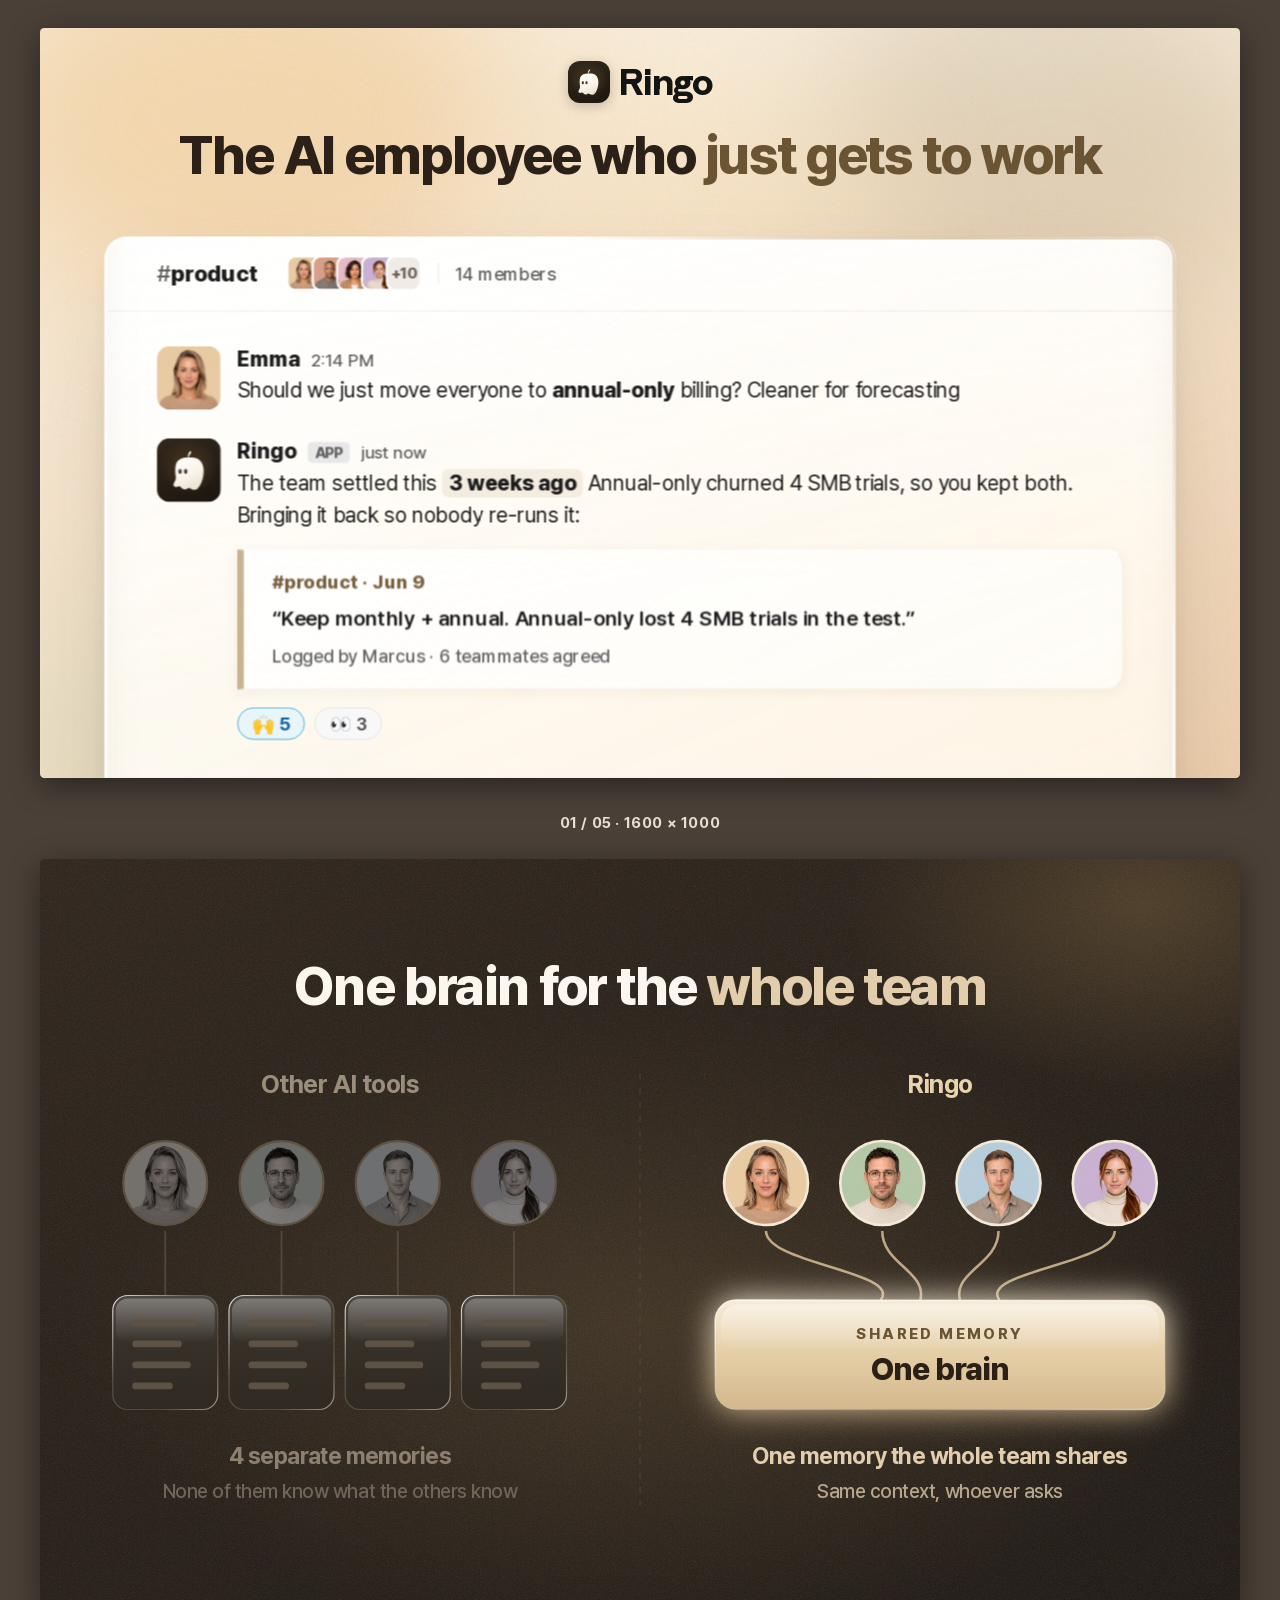
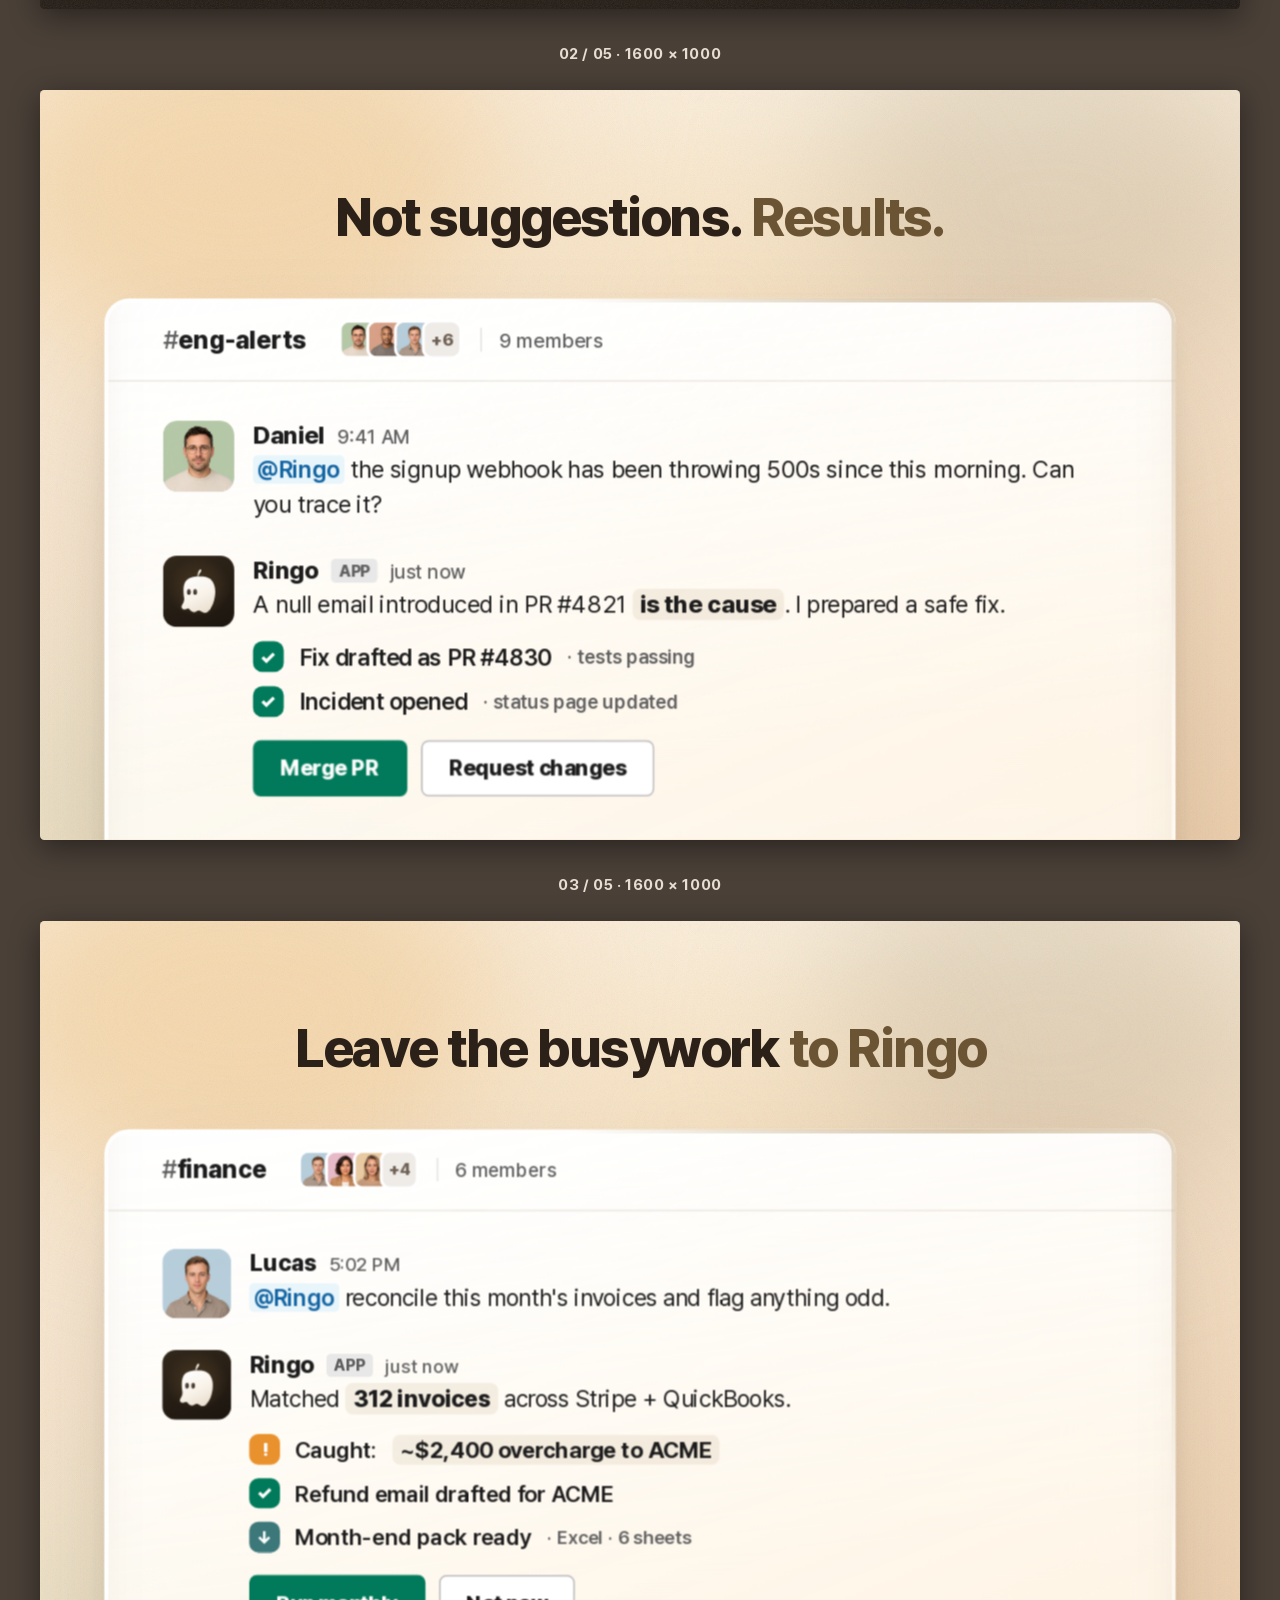
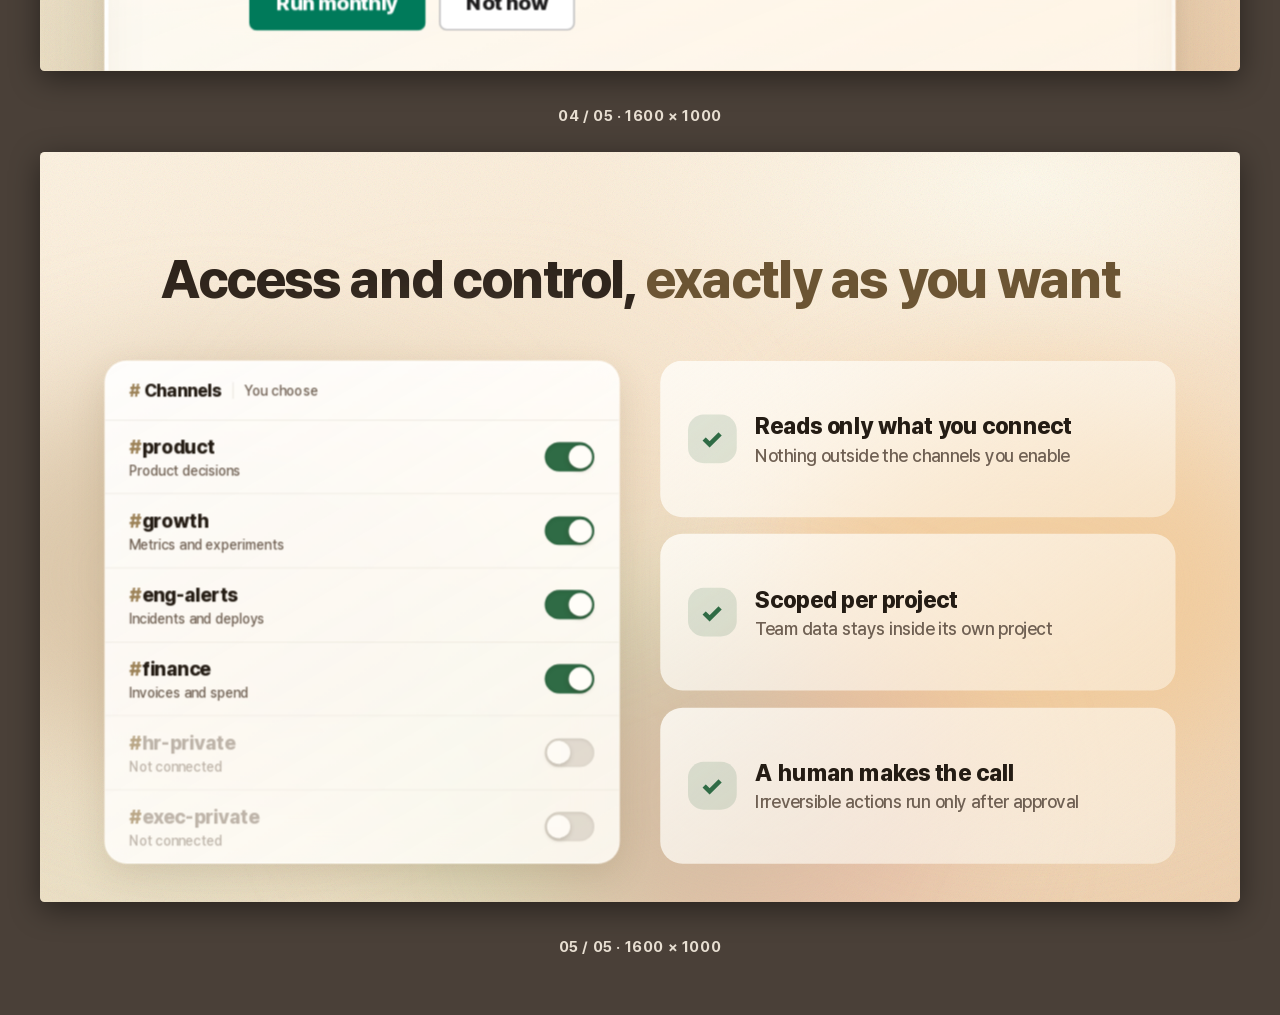
<file: v1_en.html>
<!doctype html>
<html lang="en"><head><meta charset="utf-8">
<title>Ringo Marketplace Images (EN)</title>
<link rel="stylesheet" href="base.css">
<style>
  /* Ringo 아바타: 검정 타일 + 크림 유령 (제품 실제 아바타) */
  /* 배경/크기는 base.css에서 관리. 정령이 타일을 꽉 채우면 답답해 보여서 62%로 여백 확보 */
  .av.ringo svg { width: 62%; height: 62%; display: block; }
  .lockup .markimg svg { width: 60%; height: 60%; display: block; }

  /* 02 지식 그래프 다크 패널 */
  .gwrap {
    margin: 12px 22px 0; border-radius: 14px; padding: 10px 14px 6px;
    background:
      radial-gradient(72% 90% at 50% 46%, #40321f 0%, rgba(64,50,31,0) 68%),
      linear-gradient(152deg, #33281b 0%, #241c13 100%);
    border: 1px solid rgba(201,178,143,.20);
    box-shadow: inset 0 1px 0 rgba(233,214,181,.10);
  }
  .gwrap svg { display: block; width: 100%; height: auto; }

  /* ── 05 리퀴드 글라스 ────────────────────────────
     유리는 뒤에 색이 있어야 읽히므로 블롭을 먼저 깔고 그 위에 얹습니다. */
  .g5 { position: relative; display: grid; grid-template-columns: 1fr 1fr; gap: 44px; width: 100%; }
  /* 헤드라인 영역까지 색이 올라오면 글자가 지저분해져서
     콘텐츠 영역 안으로만 번지게 제한합니다. */
  .blobs { position: absolute; inset: -30px -120px -80px; z-index: 0; pointer-events: none; overflow: visible; }
  .blobs i { position: absolute; display: block; border-radius: 50%; filter: blur(66px); }
  .blobs .b1 { width: 600px; height: 440px; left: -4%;  top: 40px;   background: rgba(201,178,143,.58); }
  .blobs .b2 { width: 520px; height: 400px; left: 28%;  top: 250px;  background: rgba(178,199,158,.44); }
  .blobs .b3 { width: 560px; height: 430px; right: 0%;  top: 60px;   background: rgba(240,193,132,.54); }
  .blobs .b4 { width: 480px; height: 380px; right: 24%; bottom: -40px; background: rgba(214,162,148,.40); }
  .blobs .b5 { width: 440px; height: 280px; left: 22%;  top: 20px;   background: rgba(226,206,172,.46); }

  .gcol { position: relative; z-index: 1; display: flex; flex-direction: column; gap: 18px; }

  /* 유리 표면 공통 */
  /* 유리 표면. 강하게 줬더니 과해서 원래 농도로 되돌림 */
  .gpanel, .gcard {
    background: linear-gradient(142deg, rgba(255,253,248,.82) 0%, rgba(255,251,242,.46) 100%);
  }
  /* 왼쪽 채널 리스트만 흰색 쪽으로 회복 (내용이 많아 바탕이 받쳐줘야 읽힘) */
  .gpanel {
    background: linear-gradient(150deg, rgba(255,255,255,.94) 0%, rgba(255,253,248,.86) 100%);
    backdrop-filter: blur(22px) saturate(150%);
    -webkit-backdrop-filter: blur(22px) saturate(150%);
    border: 1px solid rgba(255,255,255,.70);
    box-shadow:
      0 12px 38px rgba(94,68,34,.15),
      inset 0 1px 0 rgba(255,255,255,.88);
  }

  /* 왼쪽: Slack 설정 패널 형태 유지 */
  .gpanel { position: relative; z-index: 1; border-radius: 24px; overflow: hidden; display: flex; flex-direction: column; }
  .gphead {
    display: flex; align-items: center; gap: 12px;
    padding: 20px 26px;
    border-bottom: 1px solid rgba(120,100,74,.16);
  }
  .gphead .ch { font-size: 19px; font-weight: 800; color: #241c14; letter-spacing: -.015em; }
  .gphead .ch .hash { color: #9c8258; }
  .gphead .meta {
    font-size: 15px; color: #6f6053; font-weight: 500;
    padding-left: 12px; border-left: 1px solid rgba(120,100,74,.22);
  }
  .gplist { flex: 1; display: flex; flex-direction: column; }
  .gprow {
    flex: 1;
    display: flex; align-items: center; justify-content: space-between; gap: 20px;
    padding: 16px 26px;
  }
  .gprow + .gprow { border-top: 1px solid rgba(120,100,74,.13); }
  .gprow b { display: block; font-size: 21px; font-weight: 800; color: #241c14; letter-spacing: -.02em; }
  .gprow b .hash { color: #9c8258; margin-right: 1px; }
  .gprow i {
    display: block; font-style: normal; font-size: 15px; font-weight: 500;
    color: #6f6053; margin-top: 4px; letter-spacing: -.015em;
  }
  .gprow.off b, .gprow.off i { color: #a2968a; }
  .gprow.off { opacity: .7; }

  .tog {
    width: 54px; height: 31px; border-radius: 999px; flex: none; position: relative;
    background: rgba(120,105,88,.28);
    box-shadow: inset 0 1px 3px rgba(60,44,26,.22);
  }
  .tog span {
    position: absolute; top: 3px; left: 3px; width: 25px; height: 25px;
    border-radius: 50%; background: #fffdf8;
    box-shadow: 0 2px 5px rgba(50,36,20,.3);
  }
  .tog.on { background: #2f6b45; box-shadow: inset 0 1px 3px rgba(20,60,35,.35); }
  .tog.on span { left: 26px; }

  /* 오른쪽 보안 카드 */
  .gcard {
    flex: 1;
    display: flex; align-items: center; gap: 20px;
    border-radius: 24px; padding: 26px 30px;
  }
  .sdot {
    flex: none; width: 52px; height: 52px; border-radius: 17px;
    background: rgba(47,107,69,.15); color: #2f6b45;
    display: grid; place-items: center; font-size: 28px; font-weight: 900;
  }
  .gcard b { display: block; font-size: 25px; font-weight: 800; color: #241c14; letter-spacing: -.022em; }
  .gcard i {
    display: block; font-style: normal; font-size: 19px; font-weight: 500;
    color: #6f6053; margin-top: 6px; letter-spacing: -.015em;
  }
</style>
</head><body>

<div class="slide">
  <div class="wash w1" aria-hidden="true"><i></i><i></i><i></i></div>
  <div class="brand"><span class="markimg"><svg viewBox="279 140 694 866" preserveAspectRatio="xMidYMid meet" aria-hidden="true">
  <defs>
    <linearGradient id="sBody" x1="28%" y1="4%" x2="72%" y2="100%">
      <stop offset="0%" stop-color="#fefdfb"/><stop offset="52%" stop-color="#f9f3ea"/><stop offset="100%" stop-color="#ebe0d0"/>
    </linearGradient>
    <linearGradient id="sEye" x1="0" y1="0" x2="0" y2="1">
      <stop offset="0%" stop-color="#58493f"/><stop offset="100%" stop-color="#3a2e27"/>
    </linearGradient>
    <radialGradient id="sGloss" cx="34%" cy="20%" r="42%">
      <stop offset="0%" stop-color="#ffffff" stop-opacity=".55"/><stop offset="100%" stop-color="#ffffff" stop-opacity="0"/>
    </radialGradient>
    <clipPath id="sClip"><path d="M627 283 C487 283 387 324 349 424 C320 501 330 628 342 701 C351 756 326 807 303 842 C279 880 295 916 324 925 C353 934 380 925 404 915 C425 906 438 918 454 937 C486 974 525 993 562 980 C594 969 611 946 638 951 C670 957 689 983 718 992 C758 1005 792 994 820 965 C891 891 929 791 948 666 C969 526 938 407 866 341 C808 288 720 281 627 283 Z"/></clipPath>
  </defs>
  <!-- 꼭지 (spirit-character-stem) -->
  <path d="M 610 293 C 602 237 618 185 648 150 C 657 139 672 139 678 150 C 684 164 675 188 657 210 C 642 230 626 260 622 286 Z" fill="url(#sBody)"/>
  <path d="M627 283 C487 283 387 324 349 424 C320 501 330 628 342 701 C351 756 326 807 303 842 C279 880 295 916 324 925 C353 934 380 925 404 915 C425 906 438 918 454 937 C486 974 525 993 562 980 C594 969 611 946 638 951 C670 957 689 983 718 992 C758 1005 792 994 820 965 C891 891 929 791 948 666 C969 526 938 407 866 341 C808 288 720 281 627 283 Z" fill="url(#sBody)"/>
  <ellipse cx="520" cy="430" rx="250" ry="200" fill="url(#sGloss)" clip-path="url(#sClip)"/>
  <ellipse cx="436" cy="585" rx="37" ry="57" fill="url(#sEye)"/>
  <ellipse cx="559" cy="585" rx="37" ry="57" fill="url(#sEye)"/>
</svg></span><span class="wordmark">Ringo</span></div>
  <div class="copy">
    <h1>The AI employee who <em>just gets to work</em></h1>
  </div>
  <div class="fit">
    <div class="win">
           <div class="win-head">
             <span class="ch"><span class="hash">#</span>product</span>
             
        <div class="facepile">
          <img src="avatars_en/emma.png" alt=""><img src="avatars_en/marcus.png" alt=""><img src="avatars_en/sofia.png" alt=""><img src="avatars_en/chloe.png" alt="">
          <span class="fmore">+10</span>
        </div>
             <span class="meta">14 members</span>
           </div>
           <div class="win-body">
      
      <div class="msg">
        <div class="av person"><img src="avatars_en/emma.png" alt=""></div>
        <div class="mbody">
          <div class="mhead">
            <span class="mname">Emma</span>
            
            <span class="mtime">2:14 PM</span>
          </div>
          <div class="mtext">Should we just move everyone to <strong>annual-only</strong> billing? Cleaner for forecasting</div>
        </div>
      </div>
      
      <div class="msg">
        <div class="av ringo"><svg viewBox="279 140 694 866" preserveAspectRatio="xMidYMid meet" aria-hidden="true">
  <defs>
    <linearGradient id="sBody" x1="28%" y1="4%" x2="72%" y2="100%">
      <stop offset="0%" stop-color="#fefdfb"/><stop offset="52%" stop-color="#f9f3ea"/><stop offset="100%" stop-color="#ebe0d0"/>
    </linearGradient>
    <linearGradient id="sEye" x1="0" y1="0" x2="0" y2="1">
      <stop offset="0%" stop-color="#58493f"/><stop offset="100%" stop-color="#3a2e27"/>
    </linearGradient>
    <radialGradient id="sGloss" cx="34%" cy="20%" r="42%">
      <stop offset="0%" stop-color="#ffffff" stop-opacity=".55"/><stop offset="100%" stop-color="#ffffff" stop-opacity="0"/>
    </radialGradient>
    <clipPath id="sClip"><path d="M627 283 C487 283 387 324 349 424 C320 501 330 628 342 701 C351 756 326 807 303 842 C279 880 295 916 324 925 C353 934 380 925 404 915 C425 906 438 918 454 937 C486 974 525 993 562 980 C594 969 611 946 638 951 C670 957 689 983 718 992 C758 1005 792 994 820 965 C891 891 929 791 948 666 C969 526 938 407 866 341 C808 288 720 281 627 283 Z"/></clipPath>
  </defs>
  <!-- 꼭지 (spirit-character-stem) -->
  <path d="M 610 293 C 602 237 618 185 648 150 C 657 139 672 139 678 150 C 684 164 675 188 657 210 C 642 230 626 260 622 286 Z" fill="url(#sBody)"/>
  <path d="M627 283 C487 283 387 324 349 424 C320 501 330 628 342 701 C351 756 326 807 303 842 C279 880 295 916 324 925 C353 934 380 925 404 915 C425 906 438 918 454 937 C486 974 525 993 562 980 C594 969 611 946 638 951 C670 957 689 983 718 992 C758 1005 792 994 820 965 C891 891 929 791 948 666 C969 526 938 407 866 341 C808 288 720 281 627 283 Z" fill="url(#sBody)"/>
  <ellipse cx="520" cy="430" rx="250" ry="200" fill="url(#sGloss)" clip-path="url(#sClip)"/>
  <ellipse cx="436" cy="585" rx="37" ry="57" fill="url(#sEye)"/>
  <ellipse cx="559" cy="585" rx="37" ry="57" fill="url(#sEye)"/>
</svg></div>
        <div class="mbody">
          <div class="mhead">
            <span class="mname">Ringo</span>
            <span class="badge">APP</span>
            <span class="mtime">just now</span>
          </div>
          <div class="mtext">The team settled this <strong class="hl">3 weeks ago</strong> Annual-only churned 4 SMB trials, so you kept both.<br>Bringing it back so nobody re-runs it:</div>
         <div class="att">
           <div class="aline">#product · Jun 9</div>
           <div class="aquote">“Keep monthly + annual. Annual-only lost 4 SMB trials in the test.”</div>
           <div class="afoot">Logged by Marcus · 6 teammates agreed</div>
         </div>
         <div class="rx"><span class="on">🙌 5</span><span>👀 3</span></div>
        </div>
      </div></div>
           <div class="winpad"></div>
         </div>
  </div>
</div>

<div class="slide inverted">
  
  <div class="brand"></div>
  <div class="copy">
    <h1>One brain for the <em>whole team</em></h1>
  </div>
  <div class="fit">
    <div class="gfull">
      <svg viewBox="0 0 1600 662" width="1600" height="662">
        <defs>
          <linearGradient id="goldb" x1="0" y1="0" x2="0" y2="1">
            <stop offset="0%" stop-color="#f7eddb"/>
            <stop offset="46%" stop-color="#e6d0a9"/>
            <stop offset="100%" stop-color="#d3b78c"/>
          </linearGradient>
          <!-- 유리 표면: 위쪽이 밝고 아래로 투명해지는 반투명 판 -->
          <linearGradient id="glassBox" x1="0" y1="0" x2="0" y2="1">
            <stop offset="0%"   stop-color="#ffffff" stop-opacity=".16"/>
            <stop offset="44%"  stop-color="#ffffff" stop-opacity=".05"/>
            <stop offset="100%" stop-color="#ffffff" stop-opacity=".02"/>
          </linearGradient>
          <!-- 테두리 광택: 좌상단이 밝고 우하단으로 사라짐 -->
          <linearGradient id="glassEdge" x1="0" y1="0" x2="1" y2="1">
            <stop offset="0%"   stop-color="#ffffff" stop-opacity=".85"/>
            <stop offset="38%"  stop-color="#ffffff" stop-opacity=".18"/>
            <stop offset="72%"  stop-color="#c9b28f" stop-opacity=".22"/>
            <stop offset="100%" stop-color="#ffffff" stop-opacity=".55"/>
          </linearGradient>
          <!-- 상단 스펙큘러 -->
          <linearGradient id="spec" x1="0" y1="0" x2="0" y2="1">
            <stop offset="0%"   stop-color="#ffffff" stop-opacity=".55"/>
            <stop offset="100%" stop-color="#ffffff" stop-opacity="0"/>
          </linearGradient>
          <filter id="softglow" x="-60%" y="-60%" width="220%" height="220%">
            <feGaussianBlur stdDeviation="22" result="b"/>
            <feMerge><feMergeNode in="b"/><feMergeNode in="SourceGraphic"/></feMerge>
          </filter>
        </defs>

        <line x1="800" y1="44" x2="800" y2="620" stroke="#6b5c48"
              stroke-width="1.6" stroke-dasharray="8 11" opacity=".45"/>

        <!-- 왼쪽: 다른 AI 도구 -->
        <text x="400" y="70" text-anchor="middle"
              style="font:700 34px Pretendard,sans-serif;fill:#9b8d7c;letter-spacing:-.02em">Other AI tools</text>
        
        <clipPath id="cl0"><circle cx="167" cy="190" r="56"/></clipPath>
        <image href="avatars_en/emma.png" x="111" y="134"
               width="112" height="112" clip-path="url(#cl0)"
               style="filter:grayscale(.8) brightness(.55)"/>
        <circle cx="167" cy="190" r="56" fill="none" stroke="#5d5244" stroke-width="3"/>
        <line x1="167" y1="254" x2="167" y2="340" stroke="#5d5244" stroke-width="2.4" opacity=".75"/>
        <rect x="97" y="340" width="140" height="152" rx="20" fill="#2b251d"/>
        <rect x="97" y="340" width="140" height="152" rx="20" fill="url(#glassBox)"/>
        <rect x="101" y="344" width="132" height="58" rx="16" fill="url(#spec)" opacity=".5"/>
        <rect x="97" y="340" width="140" height="152" rx="20"
              fill="none" stroke="url(#glassEdge)" stroke-width="1.6"/>
        <rect x="123" y="372" width="88" height="9" rx="4.5" fill="#5d5244"/><rect x="123" y="400" width="66" height="9" rx="4.5" fill="#5d5244"/><rect x="123" y="428" width="78" height="9" rx="4.5" fill="#5d5244"/><rect x="123" y="456" width="54" height="9" rx="4.5" fill="#5d5244"/>
        
        <clipPath id="cl1"><circle cx="322" cy="190" r="56"/></clipPath>
        <image href="avatars_en/daniel.png" x="266" y="134"
               width="112" height="112" clip-path="url(#cl1)"
               style="filter:grayscale(.8) brightness(.55)"/>
        <circle cx="322" cy="190" r="56" fill="none" stroke="#5d5244" stroke-width="3"/>
        <line x1="322" y1="254" x2="322" y2="340" stroke="#5d5244" stroke-width="2.4" opacity=".75"/>
        <rect x="252" y="340" width="140" height="152" rx="20" fill="#2b251d"/>
        <rect x="252" y="340" width="140" height="152" rx="20" fill="url(#glassBox)"/>
        <rect x="256" y="344" width="132" height="58" rx="16" fill="url(#spec)" opacity=".5"/>
        <rect x="252" y="340" width="140" height="152" rx="20"
              fill="none" stroke="url(#glassEdge)" stroke-width="1.6"/>
        <rect x="278" y="372" width="88" height="9" rx="4.5" fill="#5d5244"/><rect x="278" y="400" width="66" height="9" rx="4.5" fill="#5d5244"/><rect x="278" y="428" width="78" height="9" rx="4.5" fill="#5d5244"/><rect x="278" y="456" width="54" height="9" rx="4.5" fill="#5d5244"/>
        
        <clipPath id="cl2"><circle cx="477" cy="190" r="56"/></clipPath>
        <image href="avatars_en/lucas.png" x="421" y="134"
               width="112" height="112" clip-path="url(#cl2)"
               style="filter:grayscale(.8) brightness(.55)"/>
        <circle cx="477" cy="190" r="56" fill="none" stroke="#5d5244" stroke-width="3"/>
        <line x1="477" y1="254" x2="477" y2="340" stroke="#5d5244" stroke-width="2.4" opacity=".75"/>
        <rect x="407" y="340" width="140" height="152" rx="20" fill="#2b251d"/>
        <rect x="407" y="340" width="140" height="152" rx="20" fill="url(#glassBox)"/>
        <rect x="411" y="344" width="132" height="58" rx="16" fill="url(#spec)" opacity=".5"/>
        <rect x="407" y="340" width="140" height="152" rx="20"
              fill="none" stroke="url(#glassEdge)" stroke-width="1.6"/>
        <rect x="433" y="372" width="88" height="9" rx="4.5" fill="#5d5244"/><rect x="433" y="400" width="66" height="9" rx="4.5" fill="#5d5244"/><rect x="433" y="428" width="78" height="9" rx="4.5" fill="#5d5244"/><rect x="433" y="456" width="54" height="9" rx="4.5" fill="#5d5244"/>
        
        <clipPath id="cl3"><circle cx="632" cy="190" r="56"/></clipPath>
        <image href="avatars_en/chloe.png" x="576" y="134"
               width="112" height="112" clip-path="url(#cl3)"
               style="filter:grayscale(.8) brightness(.55)"/>
        <circle cx="632" cy="190" r="56" fill="none" stroke="#5d5244" stroke-width="3"/>
        <line x1="632" y1="254" x2="632" y2="340" stroke="#5d5244" stroke-width="2.4" opacity=".75"/>
        <rect x="562" y="340" width="140" height="152" rx="20" fill="#2b251d"/>
        <rect x="562" y="340" width="140" height="152" rx="20" fill="url(#glassBox)"/>
        <rect x="566" y="344" width="132" height="58" rx="16" fill="url(#spec)" opacity=".5"/>
        <rect x="562" y="340" width="140" height="152" rx="20"
              fill="none" stroke="url(#glassEdge)" stroke-width="1.6"/>
        <rect x="588" y="372" width="88" height="9" rx="4.5" fill="#5d5244"/><rect x="588" y="400" width="66" height="9" rx="4.5" fill="#5d5244"/><rect x="588" y="428" width="78" height="9" rx="4.5" fill="#5d5244"/><rect x="588" y="456" width="54" height="9" rx="4.5" fill="#5d5244"/>
        
        <text x="400" y="564" text-anchor="middle"
              style="font:700 31px Pretendard,sans-serif;fill:#8d8071;letter-spacing:-.025em">4 separate memories</text>
        <text x="400" y="610" text-anchor="middle"
              style="font:500 26px Pretendard,sans-serif;fill:#6f6558;letter-spacing:-.025em">None of them know what the others know</text>

        <!-- 오른쪽: Ringo -->
        <text x="1200" y="70" text-anchor="middle"
              style="font:700 34px Pretendard,sans-serif;fill:#e8d3ad;letter-spacing:-.02em">Ringo</text>
        
        <path d="M968 254 C 968 298, 1148.96 308, 1121.12 346"
              stroke="#c9b28f" stroke-width="3.4" fill="none" opacity=".92"/>
        <clipPath id="cr0"><circle cx="968" cy="190" r="56"/></clipPath>
        <image href="avatars_en/emma.png" x="912" y="134"
               width="112" height="112" clip-path="url(#cr0)"/>
        <circle cx="968" cy="190" r="56" fill="none" stroke="#f3e9d6" stroke-width="3.5"/>
        
        <path d="M1123 254 C 1123 298, 1183.06 308, 1173.82 346"
              stroke="#c9b28f" stroke-width="3.4" fill="none" opacity=".92"/>
        <clipPath id="cr1"><circle cx="1123" cy="190" r="56"/></clipPath>
        <image href="avatars_en/daniel.png" x="1067" y="134"
               width="112" height="112" clip-path="url(#cr1)"/>
        <circle cx="1123" cy="190" r="56" fill="none" stroke="#f3e9d6" stroke-width="3.5"/>
        
        <path d="M1278 254 C 1278 298, 1217.16 308, 1226.52 346"
              stroke="#c9b28f" stroke-width="3.4" fill="none" opacity=".92"/>
        <clipPath id="cr2"><circle cx="1278" cy="190" r="56"/></clipPath>
        <image href="avatars_en/lucas.png" x="1222" y="134"
               width="112" height="112" clip-path="url(#cr2)"/>
        <circle cx="1278" cy="190" r="56" fill="none" stroke="#f3e9d6" stroke-width="3.5"/>
        
        <path d="M1433 254 C 1433 298, 1251.26 308, 1279.22 346"
              stroke="#c9b28f" stroke-width="3.4" fill="none" opacity=".92"/>
        <clipPath id="cr3"><circle cx="1433" cy="190" r="56"/></clipPath>
        <image href="avatars_en/chloe.png" x="1377" y="134"
               width="112" height="112" clip-path="url(#cr3)"/>
        <circle cx="1433" cy="190" r="56" fill="none" stroke="#f3e9d6" stroke-width="3.5"/>
        
        <g filter="url(#softglow)">
          <rect x="900" y="346" width="600" height="146" rx="28" fill="url(#goldb)"/>
        </g>
        <rect x="908" y="352" width="584" height="62" rx="24" fill="url(#spec)" opacity=".62"/>
        <rect x="900" y="346" width="600" height="146" rx="28"
              fill="none" stroke="url(#glassEdge)" stroke-width="1.8"/>
        <text x="1200" y="398" text-anchor="middle"
              style="font:800 20px Pretendard,sans-serif;fill:#6b5433;letter-spacing:.16em">SHARED MEMORY</text>
        <text x="1200" y="452" text-anchor="middle"
              style="font:800 42px Pretendard,sans-serif;fill:#2a2016;letter-spacing:-.03em">One brain</text>
        <text x="1200" y="564" text-anchor="middle"
              style="font:700 31px Pretendard,sans-serif;fill:#e2ceac;letter-spacing:-.025em">One memory the whole team shares</text>
        <text x="1200" y="610" text-anchor="middle"
              style="font:500 26px Pretendard,sans-serif;fill:#b8a68c;letter-spacing:-.025em">Same context, whoever asks</text>
      </svg></div>
  </div>
</div>

<div class="slide">
  <div class="wash w3" aria-hidden="true"><i></i><i></i><i></i></div>
  <div class="brand"></div>
  <div class="copy">
    <h1>Not suggestions. <em>Results.</em></h1>
  </div>
  <div class="fit">
    <div class="win">
           <div class="win-head">
             <span class="ch"><span class="hash">#</span>eng-alerts</span>
             
        <div class="facepile">
          <img src="avatars_en/daniel.png" alt=""><img src="avatars_en/marcus.png" alt=""><img src="avatars_en/lucas.png" alt="">
          <span class="fmore">+6</span>
        </div>
             <span class="meta">9 members</span>
           </div>
           <div class="win-body">
      
      <div class="msg">
        <div class="av person"><img src="avatars_en/daniel.png" alt=""></div>
        <div class="mbody">
          <div class="mhead">
            <span class="mname">Daniel</span>
            
            <span class="mtime">9:41 AM</span>
          </div>
          <div class="mtext"><span class="mention">@Ringo</span> the signup webhook has been throwing 500s since this morning. Can you trace it?</div>
        </div>
      </div>
      
      <div class="msg">
        <div class="av ringo"><svg viewBox="279 140 694 866" preserveAspectRatio="xMidYMid meet" aria-hidden="true">
  <defs>
    <linearGradient id="sBody" x1="28%" y1="4%" x2="72%" y2="100%">
      <stop offset="0%" stop-color="#fefdfb"/><stop offset="52%" stop-color="#f9f3ea"/><stop offset="100%" stop-color="#ebe0d0"/>
    </linearGradient>
    <linearGradient id="sEye" x1="0" y1="0" x2="0" y2="1">
      <stop offset="0%" stop-color="#58493f"/><stop offset="100%" stop-color="#3a2e27"/>
    </linearGradient>
    <radialGradient id="sGloss" cx="34%" cy="20%" r="42%">
      <stop offset="0%" stop-color="#ffffff" stop-opacity=".55"/><stop offset="100%" stop-color="#ffffff" stop-opacity="0"/>
    </radialGradient>
    <clipPath id="sClip"><path d="M627 283 C487 283 387 324 349 424 C320 501 330 628 342 701 C351 756 326 807 303 842 C279 880 295 916 324 925 C353 934 380 925 404 915 C425 906 438 918 454 937 C486 974 525 993 562 980 C594 969 611 946 638 951 C670 957 689 983 718 992 C758 1005 792 994 820 965 C891 891 929 791 948 666 C969 526 938 407 866 341 C808 288 720 281 627 283 Z"/></clipPath>
  </defs>
  <!-- 꼭지 (spirit-character-stem) -->
  <path d="M 610 293 C 602 237 618 185 648 150 C 657 139 672 139 678 150 C 684 164 675 188 657 210 C 642 230 626 260 622 286 Z" fill="url(#sBody)"/>
  <path d="M627 283 C487 283 387 324 349 424 C320 501 330 628 342 701 C351 756 326 807 303 842 C279 880 295 916 324 925 C353 934 380 925 404 915 C425 906 438 918 454 937 C486 974 525 993 562 980 C594 969 611 946 638 951 C670 957 689 983 718 992 C758 1005 792 994 820 965 C891 891 929 791 948 666 C969 526 938 407 866 341 C808 288 720 281 627 283 Z" fill="url(#sBody)"/>
  <ellipse cx="520" cy="430" rx="250" ry="200" fill="url(#sGloss)" clip-path="url(#sClip)"/>
  <ellipse cx="436" cy="585" rx="37" ry="57" fill="url(#sEye)"/>
  <ellipse cx="559" cy="585" rx="37" ry="57" fill="url(#sEye)"/>
</svg></div>
        <div class="mbody">
          <div class="mhead">
            <span class="mname">Ringo</span>
            <span class="badge">APP</span>
            <span class="mtime">just now</span>
          </div>
          <div class="mtext">A null email introduced in PR #4821 <strong class="hl err">is the cause</strong>. I prepared a safe fix.</div>
         <div class="steps">
           <div class="step"><span class="dot">✓</span>Fix drafted as PR #4830 <span class="tag">· tests passing</span></div>
           <div class="step"><span class="dot">✓</span>Incident opened <span class="tag">· status page updated</span></div>
         </div>
         <div class="acts"><span class="btn primary">Merge PR</span><span class="btn">Request changes</span></div>
        </div>
      </div></div>
           <div class="winpad"></div>
         </div>
  </div>
</div>

<div class="slide">
  <div class="wash w4" aria-hidden="true"><i></i><i></i><i></i></div>
  <div class="brand"></div>
  <div class="copy">
    <h1>Leave the busywork <em>to Ringo</em></h1>
  </div>
  <div class="fit">
    <div class="win">
           <div class="win-head">
             <span class="ch"><span class="hash">#</span>finance</span>
             
        <div class="facepile">
          <img src="avatars_en/lucas.png" alt=""><img src="avatars_en/sofia.png" alt=""><img src="avatars_en/emma.png" alt="">
          <span class="fmore">+4</span>
        </div>
             <span class="meta">6 members</span>
           </div>
           <div class="win-body">
      
      <div class="msg">
        <div class="av person"><img src="avatars_en/lucas.png" alt=""></div>
        <div class="mbody">
          <div class="mhead">
            <span class="mname">Lucas</span>
            
            <span class="mtime">5:02 PM</span>
          </div>
          <div class="mtext"><span class="mention">@Ringo</span> reconcile this month's invoices and flag anything odd.</div>
        </div>
      </div>
      
      <div class="msg">
        <div class="av ringo"><svg viewBox="279 140 694 866" preserveAspectRatio="xMidYMid meet" aria-hidden="true">
  <defs>
    <linearGradient id="sBody" x1="28%" y1="4%" x2="72%" y2="100%">
      <stop offset="0%" stop-color="#fefdfb"/><stop offset="52%" stop-color="#f9f3ea"/><stop offset="100%" stop-color="#ebe0d0"/>
    </linearGradient>
    <linearGradient id="sEye" x1="0" y1="0" x2="0" y2="1">
      <stop offset="0%" stop-color="#58493f"/><stop offset="100%" stop-color="#3a2e27"/>
    </linearGradient>
    <radialGradient id="sGloss" cx="34%" cy="20%" r="42%">
      <stop offset="0%" stop-color="#ffffff" stop-opacity=".55"/><stop offset="100%" stop-color="#ffffff" stop-opacity="0"/>
    </radialGradient>
    <clipPath id="sClip"><path d="M627 283 C487 283 387 324 349 424 C320 501 330 628 342 701 C351 756 326 807 303 842 C279 880 295 916 324 925 C353 934 380 925 404 915 C425 906 438 918 454 937 C486 974 525 993 562 980 C594 969 611 946 638 951 C670 957 689 983 718 992 C758 1005 792 994 820 965 C891 891 929 791 948 666 C969 526 938 407 866 341 C808 288 720 281 627 283 Z"/></clipPath>
  </defs>
  <!-- 꼭지 (spirit-character-stem) -->
  <path d="M 610 293 C 602 237 618 185 648 150 C 657 139 672 139 678 150 C 684 164 675 188 657 210 C 642 230 626 260 622 286 Z" fill="url(#sBody)"/>
  <path d="M627 283 C487 283 387 324 349 424 C320 501 330 628 342 701 C351 756 326 807 303 842 C279 880 295 916 324 925 C353 934 380 925 404 915 C425 906 438 918 454 937 C486 974 525 993 562 980 C594 969 611 946 638 951 C670 957 689 983 718 992 C758 1005 792 994 820 965 C891 891 929 791 948 666 C969 526 938 407 866 341 C808 288 720 281 627 283 Z" fill="url(#sBody)"/>
  <ellipse cx="520" cy="430" rx="250" ry="200" fill="url(#sGloss)" clip-path="url(#sClip)"/>
  <ellipse cx="436" cy="585" rx="37" ry="57" fill="url(#sEye)"/>
  <ellipse cx="559" cy="585" rx="37" ry="57" fill="url(#sEye)"/>
</svg></div>
        <div class="mbody">
          <div class="mhead">
            <span class="mname">Ringo</span>
            <span class="badge">APP</span>
            <span class="mtime">just now</span>
          </div>
          <div class="mtext">Matched <strong class="hl">312 invoices</strong> across Stripe + QuickBooks.</div>
         <div class="steps">
           <div class="step"><span class="dot warn">!</span>Caught: <strong class="hl warn">~$2,400 overcharge to ACME</strong></div>
           <div class="step"><span class="dot">✓</span>Refund email drafted for ACME</div>
           <div class="step"><span class="dot file">↓</span>Month-end pack ready <span class="tag">· Excel · 6 sheets</span></div>
         </div>
         <div class="acts"><span class="btn primary">Run monthly</span><span class="btn">Not now</span></div>
        </div>
      </div></div>
           <div class="winpad"></div>
         </div>
  </div>
</div>

<div class="slide">
  
  <div class="brand"></div>
  <div class="copy">
    <h1>Access and control, <em>exactly as you want</em></h1>
  </div>
  <div class="fit">
    
  <div class="g5">
    <div class="blobs" aria-hidden="true">
      <i class="b1"></i><i class="b2"></i><i class="b3"></i><i class="b4"></i><i class="b5"></i>
    </div>

    <div class="gpanel">
      <div class="gphead">
        <span class="ch"><span class="hash">#</span> Channels</span>
        <span class="meta">You choose</span>
      </div>
      <div class="gplist">
        
        <div class="gprow">
          <div class="gptext">
            <b><span class="hash">#</span>product</b>
            <i>Product decisions</i>
          </div>
          <div class="tog on"><span></span></div>
        </div>
        <div class="gprow">
          <div class="gptext">
            <b><span class="hash">#</span>growth</b>
            <i>Metrics and experiments</i>
          </div>
          <div class="tog on"><span></span></div>
        </div>
        <div class="gprow">
          <div class="gptext">
            <b><span class="hash">#</span>eng-alerts</b>
            <i>Incidents and deploys</i>
          </div>
          <div class="tog on"><span></span></div>
        </div>
        <div class="gprow">
          <div class="gptext">
            <b><span class="hash">#</span>finance</b>
            <i>Invoices and spend</i>
          </div>
          <div class="tog on"><span></span></div>
        </div>
        <div class="gprow off">
          <div class="gptext">
            <b><span class="hash">#</span>hr-private</b>
            <i>Not connected</i>
          </div>
          <div class="tog"><span></span></div>
        </div>
        <div class="gprow off">
          <div class="gptext">
            <b><span class="hash">#</span>exec-private</b>
            <i>Not connected</i>
          </div>
          <div class="tog"><span></span></div>
        </div>
      </div>
    </div>

    <div class="gcol gright">
      
      <div class="gcard">
        <span class="sdot">✓</span>
        <div><b>Reads only what you connect</b><i>Nothing outside the channels you enable</i></div>
      </div>
      <div class="gcard">
        <span class="sdot">✓</span>
        <div><b>Scoped per project</b><i>Team data stays inside its own project</i></div>
      </div>
      <div class="gcard">
        <span class="sdot">✓</span>
        <div><b>A human makes the call</b><i>Irreversible actions run only after approval</i></div>
      </div>
    </div>
  </div>
  </div>
</div>
<script>
  /* 입력창을 없앤 대신 창을 하단으로 흘려보내고 내부 요소를 키웁니다.
     창 맨 아래 .winpad(=PAD px) 만큼만 캔버스 밖으로 나가게 역산하므로
     메시지·버튼·리액션은 절대 잘리지 않습니다. */
  const SLIDE_H = 1000, BASE_W = 1428, PAD = 92, MIN = 0.72, MAX = 2.1;
  async function fit() {
    await document.fonts.ready;
    document.querySelectorAll('.slide').forEach(slide => {
      const box = slide.querySelector('.fit');
      const el = box.firstElementChild;
      if (el.classList.contains('gfull')) { el.dataset.zoom = '1'; return; }

      const top = box.getBoundingClientRect().top - slide.getBoundingClientRect().top;
      const bleeds = !!el.querySelector('.winpad');
      const avail = SLIDE_H - top - (bleeds ? 0 : 46);

      let z = 1.2;
      for (let i = 0; i < 9; i++) {
        el.style.zoom = '';
        el.style.width = (BASE_W / z) + 'px';
        const h = el.getBoundingClientRect().height;
        // bleeds: (h - PAD) * z = avail  → PAD 만큼이 화면 밖으로
        const denom = bleeds ? Math.max(1, h - PAD) : h;
        const cap = bleeds ? MAX : 1.45;
        const next = Math.min(cap, Math.max(MIN, avail / denom));
        if (Math.abs(next - z) < 0.003) { z = next; break; }
        z = next;
      }
      el.style.width = (BASE_W / z) + 'px';
      el.style.zoom = z;
      el.dataset.zoom = z.toFixed(3);
    });
    document.title = 'ready';
    preview();
  }

  /* ?preview=1 로 열면 5장을 한 화면에 축소해서 보여줍니다. */
  function preview() {
    /* 브라우저(http/https)로 열면 기본이 축소 보기.
       PNG 캡쳐는 file:// 로 열므로 항상 원본 1:1 유지 → 결과물에 영향 없음.
       원본 크기로 보려면 ?full=1 */
    const served = location.protocol !== 'file:';
    const wantFull = location.search.includes('full');
    const wantPreview = location.search.includes('preview');
    if (!(wantPreview || (served && !wantFull))) return;
    document.documentElement.classList.add('preview');
    const fitScale = () => {
      const s = Math.min(0.9, (window.innerWidth - 80) / 1600);
      document.documentElement.style.setProperty('--pv', s);
    };
    fitScale();
    window.addEventListener('resize', fitScale);
    document.querySelectorAll('.slide').forEach((sl, i) => {
      const t = document.createElement('div');
      t.className = 'pvlabel';
      t.textContent = String(i + 1).padStart(2, '0') + ' / 05   ·   1600 × 1000';
      sl.after(t);
    });
  }

  fit();
</script>
</body></html>
</file>
<file: base.css>
/* Ringo · Slack Marketplace 소개 이미지 공용 스타일
   1600x1000 (8:5) — Slack Marketplace 규격
   컬러/서체는 ringoai.app 라이브 사이트에서 실측 추출 */

@font-face {
  font-family: 'Pretendard';
  src: url('fonts/PretendardVariable.woff2') format('woff2-variations');
  font-weight: 45 920;
  font-style: normal;
  font-display: block;
}
@font-face {
  font-family: 'AnthropicSans';
  src: url('fonts/AnthropicSans-Roman.woff2') format('woff2');
  font-weight: 100 900;
  font-style: normal;
  font-display: block;
}
@font-face {
  font-family: 'AnthropicSerif';
  src: url('fonts/AnthropicSerif-Roman.woff2') format('woff2');
  font-weight: 100 900;
  font-style: normal;
  font-display: block;
}

:root {
  /* 페이퍼 배경 (히어로 하늘에서 샘플링) */
  --paper-top: #fdf2e0;
  --paper-mid: #f9e5cc;
  --paper-bot: #efd0ad;

  /* 브랜드 브라운 (워드마크·CTA 실측값 #77603f) */
  --brown: #77603f;
  --brown-deep: #4a3b28;
  --ink: #2b2119;
  --muted: #6f5f4a;
  --faint: #9c8a72;
  --oak: #c9b28f;
  --teal: #3c7779;

  /* Slack 네이티브 UI */
  --sk-ink: #1d1c1d;
  --sk-muted: #616061;
  --sk-line: #e4e2e1;
  --sk-blue: #1264a3;
  --sk-blue-bg: #e8f5fa;
  --sk-green: #007a5a;
  --sk-amber: #e8912d;
}

* { margin: 0; padding: 0; box-sizing: border-box; }

body {
  width: 1600px;
  /* overflow:hidden 이었으나 브라우저 미리보기에서 스크롤이 막혀 제거.
     캡쳐는 1600x5000 창으로 찍으므로 영향 없음. 잘라내기는 .slide가 담당. */
  overflow: visible;
  -webkit-font-smoothing: antialiased;
  text-rendering: optimizeLegibility;
  font-family: 'Pretendard', 'AnthropicSans', system-ui, sans-serif;
}

.slide {
  position: relative;
  width: 1600px;
  height: 1000px;
  overflow: hidden;
  padding: 44px 86px 0;
  background:
    radial-gradient(58% 42% at 82% 4%, rgba(255, 250, 236, .95) 0%, rgba(255, 250, 236, 0) 62%),
    radial-gradient(70% 55% at 12% 96%, rgba(214, 226, 199, .40) 0%, rgba(214, 226, 199, 0) 60%),
    linear-gradient(162deg, var(--paper-top) 0%, var(--paper-mid) 52%, var(--paper-bot) 100%);
}

/* 은은한 종이 질감 */
.slide::after {
  content: '';
  position: absolute;
  inset: 0;
  pointer-events: none;
  opacity: .38;
  background-image: url("data:image/svg+xml,%3Csvg xmlns='http://www.w3.org/2000/svg' width='180' height='180'%3E%3Cfilter id='n'%3E%3CfeTurbulence type='fractalNoise' baseFrequency='.85' numOctaves='3'/%3E%3C/filter%3E%3Crect width='180' height='180' filter='url(%23n)' opacity='.34'/%3E%3C/svg%3E");
}

/* ── 상단 로고 락업 ───────────────────────── */
.top {
  display: flex;
  align-items: center;
  justify-content: space-between;
  position: relative;
  z-index: 2;
}
.lockup { display: flex; align-items: center; gap: 13px; }
.lockup img {
  width: 46px; height: 46px;
  border-radius: 13px;
  display: block;
  box-shadow: 0 2px 10px rgba(90, 65, 35, .16);
}
.lockup span {
  font-family: 'AnthropicSans', sans-serif;
  font-size: 31px;
  font-weight: 700;
  letter-spacing: -.012em;
  color: var(--brown);
}
.idx {
  font-family: 'AnthropicSans', sans-serif;
  font-size: 15px;
  font-weight: 600;
  letter-spacing: .16em;
  color: var(--faint);
}

/* ── 카피 블록 ───────────────────────────── */
/* 상단 블록 높이 고정.
   장마다 카피 길이가 달라도 목업 시작 Y가 동일해야 세트로 보입니다.
   헤드라인 1줄(86) + 간격(18) + 서브 1줄(47) = 151 → 156 고정 */
/* 헤드라인 한 줄 높이로 고정.
   장마다 카피 길이가 달라도 목업 시작 Y가 동일해야 세트로 보입니다. */
.copy { position: relative; z-index: 2; margin-top: 0; height: 90px; }
.eyebrow {
  display: inline-block;
  font-size: 15px;
  font-weight: 700;
  letter-spacing: .09em;
  color: var(--brown);
  background: rgba(255, 252, 244, .72);
  border: 1px solid rgba(119, 96, 63, .16);
  border-radius: 999px;
  padding: 7px 16px;
  margin-bottom: 20px;
}
h1 {
  text-align: center;
  font-size: 72px;
  font-weight: 800;
  line-height: 1.2;
  letter-spacing: -.035em;
  color: var(--ink);
  word-break: keep-all;
}
h1 em { font-style: normal; color: #6b5433; }
.sub {
  margin-top: 22px;
  text-align: center;
  font-size: 31px;
  font-weight: 500;
  line-height: 1.52;
  letter-spacing: -.015em;
  color: var(--muted);
  word-break: keep-all;
  max-width: 1240px;
}

/* ── Slack 창 목업 ───────────────────────── */
.win {
  position: relative;
  z-index: 2;
  background: #fff;
  border-radius: 16px;
  border: 1px solid rgba(70, 52, 32, .10);
  box-shadow:
    0 36px 70px -22px rgba(88, 62, 30, .34),
    0 8px 22px -8px rgba(88, 62, 30, .16);
  overflow: hidden;
}
.win-head {
  display: flex;
  align-items: center;
  gap: 9px;
  height: 54px;
  padding: 0 38px;
  border-bottom: 1px solid var(--sk-line);
  background: #fff;
}
.win-head .ch {
  font-size: 16.5px; font-weight: 800; color: var(--sk-ink);
  letter-spacing: -.01em;
}
.win-head .hash { color: var(--sk-muted); font-weight: 500; }
.win-head .meta {
  font-size: 13px; color: var(--sk-muted); font-weight: 500;
  padding-left: 11px; margin-left: 3px;
  border-left: 1px solid var(--sk-line);
}
.win-body { padding: 16px 0 18px; }

/* 메시지 */
.msg { display: flex; gap: 12px; padding: 9px 38px; }
.msg + .msg { padding-top: 12px; }
.av {
  flex: none;
  width: 46px; height: 46px;
  border-radius: 11px;
  display: grid; place-items: center;
  font-size: 15px; font-weight: 800; color: #fff;
  letter-spacing: -.02em;
}
.av img { width: 38px; height: 38px; border-radius: 9px; display: block; }
.mbody { flex: 1; min-width: 0; }
.mhead { display: flex; align-items: baseline; gap: 8px; margin-bottom: 2px; }
.mname { font-size: 15.5px; font-weight: 800; color: var(--sk-ink); letter-spacing: -.01em; }
.badge {
  font-size: 10.5px; font-weight: 800; color: var(--sk-muted);
  background: #e8e8e8; border-radius: 3px; padding: 1.5px 5px;
  position: relative; top: -1px;
}
.mtime { font-size: 12.5px; color: var(--sk-muted); font-weight: 500; }
.mtext {
  font-size: 15.5px; line-height: 1.48; color: var(--sk-ink);
  letter-spacing: -.008em; word-break: keep-all;
}
.mtext strong { font-weight: 800; }
.mention {
  color: var(--sk-blue); background: var(--sk-blue-bg);
  border-radius: 3px; padding: 0 3px; font-weight: 600;
}

/* 첨부 카드 (Slack attachment) */
.att {
  margin-top: 13px;
  border-left: 5px solid var(--oak);
  border-radius: 0 12px 12px 0;
  /* 유리 창 위에 어두운 덩어리를 얹으면 겉돕니다.
     어둡게 하는 대신 더 밝은 유리 조각으로 띄우고, 구분은 테두리와 왼쪽 바가 맡습니다. */
  background: linear-gradient(150deg, rgba(255,255,255,.72) 0%, rgba(255,253,248,.46) 100%);
  border-top: 1px solid rgba(255,255,255,.9);
  border-right: 1px solid rgba(120,100,74,.14);
  border-bottom: 1px solid rgba(120,100,74,.10);
  box-shadow:
    inset 0 1px 0 rgba(255,255,255,1),
    0 2px 10px rgba(94,68,34,.07);
  padding: 15px 20px 16px;
  max-width: 680px;
}
.att .atitle {
  font-size: 12.5px; font-weight: 800; color: var(--brown);
  letter-spacing: .05em; margin-bottom: 5px;
}
/* 삭제한 소제목이 쓰던 브라운을 여기로 옮겨 출처가 눈에 들어오게 */
.att .aline {
  font-size: 13.5px; color: var(--brown); font-weight: 800;
  letter-spacing: .02em; margin-bottom: 8px;
}
.att .aquote {
  font-size: 15px; line-height: 1.45; color: var(--sk-ink);
  font-weight: 600; word-break: keep-all;
}
.att .afoot { font-size: 13px; color: var(--sk-muted); margin-top: 8px; font-weight: 500; }

/* 결과 체크 라인 */
.steps { margin-top: 12px; display: flex; flex-direction: column; gap: 9px; }
.step {
  display: flex; align-items: center; gap: 10px;
  font-size: 15px; color: var(--sk-ink); font-weight: 600;
  letter-spacing: -.008em;
}
.step .dot {
  flex: none; width: 20px; height: 20px; border-radius: 6px;
  display: grid; place-items: center;
  font-size: 12px; font-weight: 900; color: #fff;
  background: var(--sk-green);
}
.step .dot.warn { background: var(--sk-amber); }
.step .dot.file { background: var(--teal); }
.step .tag {
  font-size: 12.5px; font-weight: 600; color: var(--sk-muted);
}

/* 액션 버튼 (Slack 네이티브 스타일 유지) */
.acts { display: flex; gap: 9px; margin-top: 15px; }
.btn {
  font-size: 14px; font-weight: 800; letter-spacing: -.01em;
  padding: 9px 17px; border-radius: 5px;
  border: 1px solid #bbbabb; background: #fff; color: var(--sk-ink);
}
.btn.primary { background: var(--sk-green); border-color: var(--sk-green); color: #fff; }

/* 리액션 */
.rx { display: flex; gap: 7px; margin-top: 13px; }
.rx span {
  font-size: 13px; font-weight: 700; color: var(--sk-muted);
  background: #f8f8f8; border: 1px solid #ddd; border-radius: 13px;
  padding: 3px 10px;
}
.rx span.on { background: var(--sk-blue-bg); border-color: #1d9bd1; color: #1264a3; }

/* 입력창 */
.composer {
  margin: 14px 38px 0;
  border: 1px solid #c9c8c7; border-radius: 9px;
  padding: 13px 15px;
  font-size: 15.5px; color: #9a9a9a; font-weight: 500;
}

/* ── 자동 맞춤 컨테이너 ─────────────────────
   비주얼(목업/그래프/패널)을 남은 세로 공간에 꽉 차게 스케일.
   JS(fit())가 zoom과 width를 계산해 넣습니다. */
.fit { position: relative; z-index: 2; margin-top: 62px; }
.fit > * { margin: 0 auto; }

/* 스택 렌더용: 5장을 세로로 쌓아 한 번에 촬영 후 크롭 */
.slide { display: block; }

/* 로고 락업 마크: 검정 타일 + 크림 유령 (제품 실제 아바타) */
.lockup .markimg {
  width: 46px; height: 46px; border-radius: 13px;
  background: #141413; display: grid; place-items: center;
  box-shadow: 0 2px 10px rgba(90, 65, 35, .16);
}
.lockup .markimg svg { width: 32px; height: 32px; display: block; }


/* ── 미리보기 전용 (?preview=1 일 때만) ──────────────
   실제 캡쳐 결과에는 영향이 없습니다. */
html.preview { background: #4a4038; }
html.preview body { width: auto; display: flex; flex-direction: column;
                    align-items: center; gap: 28px; padding: 28px 0 60px; }
html.preview .slide {
  flex: none;
  transform: scale(var(--pv, .52));
  transform-origin: top center;
  margin-bottom: calc(1000px * (var(--pv, .52) - 1));
  box-shadow: 0 10px 40px rgba(0,0,0,.45);
  border-radius: 6px;
}
html.preview .pvlabel {
  color: #e8dfd2; font: 700 15px/1 Pretendard, sans-serif;
  letter-spacing: .04em; margin-top: 10px;
}


/* ── 다크 슬라이드 (02 공유 기억) ────────────────────
   5장이 같은 포맷일 필요가 없어서, 이 장만 전면 반전.
   Slack 창 껍데기 없이 그래프가 화면을 채웁니다. */
.slide.inverted {
  background:
    radial-gradient(68% 60% at 50% 62%, #3d3020 0%, rgba(61,48,32,0) 70%),
    radial-gradient(40% 40% at 92% 6%, #4a3a24 0%, rgba(74,58,36,0) 62%),
    linear-gradient(156deg, #2b2118 0%, #1b1510 100%);
}
.slide.inverted .lockup span { color: #f0eee6; }
.slide.inverted h1 { color: #fbf7ef; }
.slide.inverted h1 em { color: #e2ceac; }
.slide.inverted .sub { color: #bfae97; }

/* 그래프를 좌우로 꽉 채움 */
/* 2번은 다이어그램이라 헤드라인과 붙어도 답답하지 않음 */
.slide.inverted .fit { margin-top: 26px; }
.gfull { width: 1600px; margin-left: -86px; }
.gfull svg { display: block; width: 100%; height: auto; }


/* ── 사람 아바타: 라운드 사각형 사진 ────────────────
   Slack 네이티브 메시지 아바타는 원형이 아니라 라운드 사각형입니다. */
.av.person { border-radius: 9px; overflow: hidden; padding: 0; background: none; }
.av.person img { width: 100%; height: 100%; object-fit: cover; display: block; }

/* ── 채널 헤더 멤버 아바타 그룹 ────────────────────── */
.win-head .facepile { display: flex; align-items: center; margin-left: 12px; }
.win-head .facepile img {
  width: 26px; height: 26px; border-radius: 7px;
  object-fit: cover; display: block;
  border: 2px solid #fff;
  margin-left: -8px;
}
.win-head .facepile img:first-child { margin-left: 0; }
.win-head .facepile .fmore {
  margin-left: -8px; width: 26px; height: 26px; border-radius: 7px;
  background: #efece8; border: 2px solid #fff;
  display: grid; place-items: center;
  font-size: 11px; font-weight: 800; color: #6f6155; letter-spacing: -.03em;
}


/* ── Ringo 아바타/워드마크 마크: 웜 에스프레소 + 은은한 발광 ──
   단색 검정 + 납작한 정령은 사진 아바타 옆에서 초라해 보여서
   앱 아이콘과 같은 처리를 적용. */
.av.ringo, .lockup .markimg {
  background:
    radial-gradient(62% 58% at 50% 44%, #4a3a24 0%, rgba(74,58,36,0) 74%),
    linear-gradient(155deg, #33281b 0%, #1c1610 100%);
  display: grid; place-items: center;
}
.av.ringo { border-radius: 9px; overflow: hidden; }
.av.ringo svg { width: 74%; height: 74%; display: block; }
.lockup .markimg svg { width: 70%; height: 70%; display: block; }


/* 창 하단 여백. 이 높이만큼만 캔버스 밖으로 흘러나가 "잘린 창" 느낌을 만듭니다. */
.winpad { height: 92px; }


/* ── 브랜드 슬롯 ─────────────────────────────
   로고는 1번에만 들어가지만, 5장 모두 같은 높이를 차지해야
   헤드라인과 목업의 시작 Y가 어긋나지 않습니다. */
.brand {
  height: 56px; margin-bottom: 26px;
  display: flex; align-items: center; justify-content: center; gap: 13px;
  position: relative; z-index: 2;
}
.brand .markimg {
  width: 56px; height: 56px; border-radius: 16px;
  /* 목업 안 Ringo 아바타 · 앱 아이콘과 동일한 에스프레소 + 발광 처리 */
  background:
    radial-gradient(62% 58% at 50% 44%, #4a3a24 0%, rgba(74,58,36,0) 74%),
    linear-gradient(155deg, #33281b 0%, #1c1610 100%);
  display: grid; place-items: center;
  box-shadow: 0 4px 16px rgba(40, 28, 14, .22);
}
.brand .markimg svg { width: 62%; height: 62%; display: block; }
.brand .wordmark {
  font-family: 'AnthropicSans', 'Pretendard', sans-serif;
  font-size: 46px; font-weight: 700; letter-spacing: -.022em; color: #141413;
}
.slide.inverted .brand .wordmark { color: #f0eee6; }


/* ── 장별 색 번짐 ────────────────────────────
   1·3·4번이 전부 크림 배경 + 흰 창이라 구분이 안 돼서
   장마다 다른 색조를 은은하게 깝니다. 콘텐츠는 z-index로 항상 위. */
.wash { position: absolute; inset: 0; z-index: 0; pointer-events: none; overflow: hidden; }
.wash i { position: absolute; display: block; border-radius: 50%; filter: blur(90px); }

/* 세 장 모두 1번(앰버·오크) 톤으로 통일. 장마다 색을 바꾸니 세트로 안 보였습니다. */
.w1 i:nth-child(1), .w3 i:nth-child(1), .w4 i:nth-child(1) {
  width: 720px; height: 520px; left: -6%; top: -140px; background: rgba(240,196,132,.52);
}
.w1 i:nth-child(2), .w3 i:nth-child(2), .w4 i:nth-child(2) {
  width: 640px; height: 480px; right: -4%; top: -90px; background: rgba(201,178,143,.50);
}
.w1 i:nth-child(3), .w3 i:nth-child(3), .w4 i:nth-child(3) {
  width: 560px; height: 420px; left: 38%; top: 60px; background: rgba(246,220,180,.44);
}

/* ── 핵심 정보 하이라이트 ────────────────────
   장의 결정적 숫자가 본문과 같은 무게로 묻히지 않게. 형광펜처럼 아주 옅게. */
/* 색을 여러 개 쓰면 겉돌아서 브랜드 오크 한 톤으로 통일하고 농도를 낮춤 */
.mtext .hl, .step .hl {
  background: rgba(201,178,143,.20);
  border-radius: 5px;
  padding: 1px 5px;
  box-decoration-break: clone;
  -webkit-box-decoration-break: clone;
}
.mtext .hl.warn, .step .hl.warn,
.mtext .hl.err,  .step .hl.err { background: rgba(201,178,143,.20); }


/* ── Slack 창 리퀴드 글라스 ──────────────────
   반투명만으로는 유리로 안 읽힙니다. 필요한 건 세 가지:
   (1) 테두리를 도는 광택 그라데이션  (2) 상단 스펙큘러 하이라이트
   (3) 아래쪽 내부 그림자로 만드는 두께감 */
.win {
  position: relative;
  isolation: isolate;
  background:
    /* (2) 상단 스펙큘러 — 더 길고 강하게 */
    linear-gradient(174deg, rgba(255,255,255,.92) 0, rgba(255,255,255,.30) 190px, rgba(255,255,255,0) 330px),
    /* 좌상단 빛 받는 면 */
    radial-gradient(120% 90% at 8% -8%, rgba(255,255,255,.72) 0%, rgba(255,255,255,0) 52%),
    /* 본 표면 — 뒤 색이 비치도록 불투명도 낮춤 */
    linear-gradient(158deg, rgba(255,255,255,.91) 0%, rgba(255,251,243,.83) 100%);
  backdrop-filter: blur(32px) saturate(200%);
  -webkit-backdrop-filter: blur(32px) saturate(200%);
  border: none;
  box-shadow:
    0 40px 80px -24px rgba(88, 62, 30, .34),
    0 8px 22px -8px rgba(88, 62, 30, .14),
    /* (3) 두께감 — 위 림라이트 / 아래 굴절 그림자 */
    inset 0 0 0 1px rgba(255,255,255,.60),
    inset 0 2.5px 2px -1px rgba(255,255,255,1),
    inset 2px 0 2px -1px rgba(255,255,255,.85),
    inset -2px 0 2px -1px rgba(255,255,255,.60),
    inset 0 -2px 2px -1px rgba(255,255,255,.70),
    inset 0 -30px 44px -28px rgba(150,118,74,.55);
}

/* (1) 테두리 광택: 마스크로 1.2px 링만 남깁니다 */
.win::before {
  content: '';
  position: absolute; inset: 0; border-radius: inherit;
  padding: 2.4px;
  /* 빛이 테두리를 따라 한 바퀴 도는 표현. 유리 가장자리 굴절감의 핵심 */
  background: conic-gradient(from 208deg at 50% 50%,
    rgba(255,255,255,.12)  0deg,
    rgba(255,255,255,1)    52deg,
    rgba(255,255,255,.85)  84deg,
    rgba(255,255,255,.14) 140deg,
    rgba(186,158,116,.55) 196deg,
    rgba(255,255,255,.30) 250deg,
    rgba(255,255,255,1)   304deg,
    rgba(255,255,255,.12) 360deg);
  -webkit-mask: linear-gradient(#000 0 0) content-box, linear-gradient(#000 0 0);
  -webkit-mask-composite: xor;
  mask: linear-gradient(#000 0 0) content-box, linear-gradient(#000 0 0);
  mask-composite: exclude;
  pointer-events: none;
  z-index: 3;
}

.win-head { background: transparent; border-bottom-color: rgba(120,100,74,.14); }
.composer { border-color: rgba(120,100,74,.22); }


/* 유리 창 위에 얹히는 요소는 완전 불투명이면 유리감이 끊깁니다 */
.att { backdrop-filter: blur(6px); -webkit-backdrop-filter: blur(6px); }
.rx span, .btn { backdrop-filter: blur(8px); -webkit-backdrop-filter: blur(8px); }
</file>
